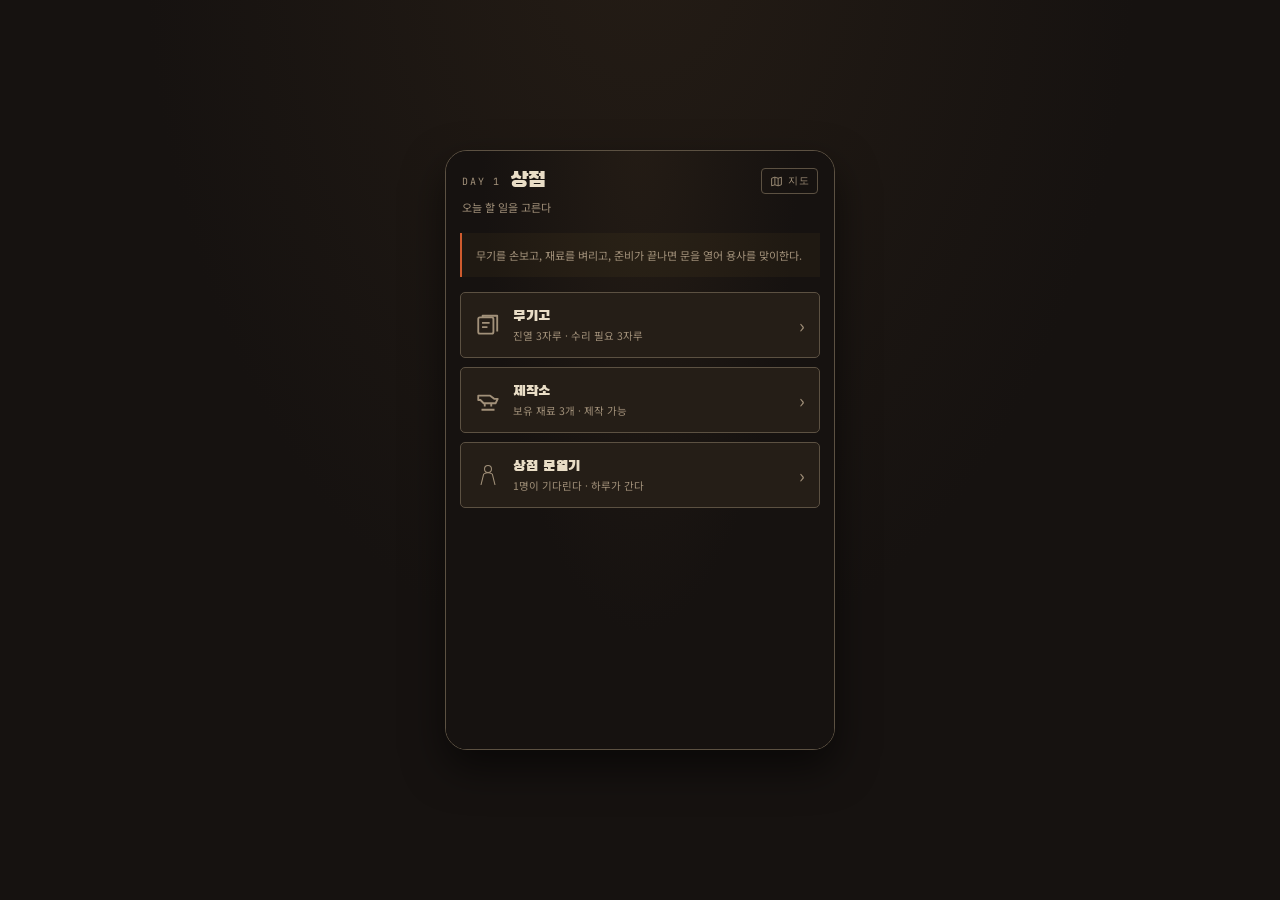
<file: forge-shop/index.html>
<!DOCTYPE html>
<!--
════════════════════════════════════════════════════════════════
  명검은 반드시 부러진다 — 통합 프로토타입
════════════════════════════════════════════════════════════════

  [찾는 법]  아래 태그를 그대로 검색하면 해당 구획으로 바로 간다.
             줄번호는 편집하면 낡지만, 태그는 낡지 않는다.

  ── CSS ────────────────────────────────────────────────
  §css.top        상단 날짜 · 뒤로가기
  §css.terrain    암반 층리 · 배경
  §css.map        지도 스크롤뷰 · 노드 · 토큰
  §css.greet      접객 화면 · 용사/무기 카드
  §css.peek       지도 보기 · 상단 버튼
  §css.ldrawer    지도 위 대여 서랍
  §css.page       상점 · 개봉 페이지
  §css.night      개봉 오버레이
  §css.envelope   봉투 · 뜯기
  §css.result     결과 카드 · 마모 · 파손 · 쪽지

  ── core ── 규칙. DOM을 건드리지 않는다 ────────────────
  §core.dungeons  던전 · 키워드 · 대사
  §core.entity    용사 풀 · 등급 · makeWeapon
  §core.state     S — 하루 상태
  §core.outcome   rollOutcome · reactionOf   ← 확률
  §core.discover  bringBack — 키워드/재료 발견
  §core.unlock    소문 해금
  §core.day       nextDay · makeGuests

  ── ui ── 공용 부품 ────────────────────────────────────
  §ui.rand        mulberry32 · crackSVG
  §ui.icon        아이콘 · 무기 실루엣
  §ui.sheet       던전 상세 시트
  §ui.toast       토스트

  ── screens ────────────────────────────────────────────
  §scr.greet      접객 — 스와이프 · 건네기
  §scr.peek       지도 보기 — 던전 카드 뒷면에 소문
  §scr.ldrawer    지도 위 대여 서랍 — 행 탭하면 토큰으로
  §scr.dfocus     지도 카드 — 가운데로 불러내기 · 뒤집기
  §scr.map        지도 렌더 · 토큰
  §scr.page       상점 · 개봉 페이지
  §scr.seq        저녁 파견 시퀀스
  §scr.arrival    아침 진행 · 귀환
  §scr.night      개봉 — 봉투 · 결과
  §boot           시작

  [규율]  core 구획의 함수는 document / $() 를 쓰지 않는다.
          Vite 이관 시 core 는 그대로 잘라 붙일 수 있어야 한다.

  [구현]    제작소 → 재료 3개 선택 팝업 → 벼리기
════════════════════════════════════════════════════════════════
-->
<html lang="ko">
<head>
<meta charset="UTF-8">
<meta name="viewport" content="width=device-width, initial-scale=1.0, maximum-scale=1.0, user-scalable=no">
<title>던전 지도 프로토타입</title>
<style>
@import url('https://fonts.googleapis.com/css2?family=Black+Han+Sans&family=Noto+Sans+KR:wght@400;500;700&family=JetBrains+Mono:wght@500;700&display=swap');

:root{
  --bg-void:#161210;
  --bg-card:#251e17;
  --ink:#e9ddc6;
  --ink-dim:#a2917a;
  --line-metal:#5c5142;

  --grade-common:#6b6355;
  --grade-mid:#8f9aa3;
  --grade-high:#c9963f;
  --grade-unique:#cf5b2e;

  --attr-frost:#5f93b0;
  --attr-fire:#9c3f26;
  --attr-holy:#c7a542;
  --attr-none:#7d7568;

  --dur-high:#7a9b76;
  --dur-mid:#c9963f;
  --dur-low:#9c3f26;

  --stamp-ink:#8c3a2c;

  --font-display:'Black Han Sans', sans-serif;
  --font-body:'Noto Sans KR', sans-serif;
  --font-mono:'JetBrains Mono', monospace;
}
*{ box-sizing:border-box; -webkit-tap-highlight-color:transparent; }
html,body{ height:100%; }
body{
  margin:0; background:radial-gradient(ellipse at 50% -10%, #241c15 0%, var(--bg-void) 55%);
  color:var(--ink); font-family:var(--font-body);
  display:flex; align-items:center; justify-content:center; padding:16px;
}
body.night-open{ overflow:hidden; overscroll-behavior:none; }
.phone{
  width:390px; height:600px; max-height:90vh;
  background:radial-gradient(ellipse at 50% 0%, #241c15 0%, var(--bg-void) 60%);
  border-radius:22px; border:1px solid var(--line-metal);
  box-shadow:0 18px 40px rgba(0,0,0,.55);
  position:relative; overflow:hidden; display:flex; flex-direction:column;
}

/* ══ [§css.top] 상단 ══ */
.top{ padding:12px 12px 6px; flex-shrink:0; z-index:14; }
.top__bar{ display:flex; align-items:center; justify-content:space-between; gap:8px; }
.day{ font-family:var(--font-mono); font-size:11px; letter-spacing:.16em; color:var(--ink-dim); text-align:center; flex:1; }
.backbtn{
  width:42px; height:42px; flex-shrink:0; display:flex; align-items:center; justify-content:center;
  background:var(--bg-card); border:1px solid var(--line-metal); border-radius:7px;
  color:var(--ink); font-size:24px; line-height:1; cursor:pointer; transition:border-color .15s, color .15s, transform .12s;
}
.backbtn:active{ transform:scale(.94); }
.backbtn:hover{ border-color:var(--grade-unique); color:var(--ink); }
.backbtn.hidden{ opacity:0; pointer-events:none; }
.topbtn{
  display:flex; align-items:center; gap:6px; background:var(--bg-card);
  border:1px solid var(--line-metal); border-radius:4px; padding:6px 9px;
  cursor:pointer; flex-shrink:0; transition:border-color .15s, opacity .3s;
}
.topbtn:hover{ border-color:var(--grade-unique); }
.topbtn__label{ font-family:var(--font-mono); font-size:8.5px; letter-spacing:.08em; color:var(--ink-dim); }
.topbtn__count{
  min-width:17px; height:17px; border-radius:9px; padding:0 4px; background:var(--grade-unique);
  color:#1a1512; font-family:var(--font-mono); font-weight:700; font-size:10px;
  display:flex; align-items:center; justify-content:center;
}
.topbtn--off{ opacity:.32; pointer-events:none; }

/* ══ [§css.terrain] 지형 배경 ══ */
.backdrop{
  position:absolute; left:0; top:0; width:100%; height:100%;
  pointer-events:none; z-index:1;
}
/* 깊은 곳에 깔리는 안개 */
.mist{
  position:absolute; left:-10%; width:120%; height:70px; pointer-events:none; z-index:3;
  background:radial-gradient(ellipse at 50% 50%, rgba(150,160,170,.075) 0%, rgba(150,160,170,0) 70%);
  animation:mistDrift 22s ease-in-out infinite;
}
@keyframes mistDrift{ 0%,100%{ transform:translateX(-18px);} 50%{ transform:translateX(18px);} }
/* 화롯불 잔불 */
.ember{
  position:absolute; width:2px; height:2px; border-radius:50%;
  background:var(--attr-fire); pointer-events:none; z-index:3; opacity:0;
  animation:emberRise 5.5s linear infinite;
}
@keyframes emberRise{
  0%{ opacity:0; transform:translateY(0) scale(.6);} 12%{ opacity:.85;}
  70%{ opacity:.45;} 100%{ opacity:0; transform:translateY(-58px) scale(.3);}
}

/* 이정표 — 턴이 끊기는 자리 */
.milestone{
  position:absolute; margin-left:-9px; width:18px; height:18px; z-index:4;
  color:#4e4438; pointer-events:none;
}
.milestone svg{ width:18px; height:18px; }

/* ══ [§css.map] 지도 — 스크롤뷰 ══
   부모(wrapper)가 flex 컨테이너가 아니므로 flex:1은 듣지 않는다.
   inset:0으로 스크롤 컨테이너의 높이를 확정해야 overflow가 작동한다. */
.map{
  position:absolute; inset:0; overflow-y:auto; overflow-x:hidden;
  -webkit-overflow-scrolling:touch; overscroll-behavior:contain;
}
.map::-webkit-scrollbar{ width:0; display:none; }
.map__inner{ position:relative; width:100%; }

/* 스크롤 뷰포트 가장자리 — 위아래로 어둠에 잠기게 */
.map__fade{
  position:absolute; left:0; right:0; height:46px; pointer-events:none; z-index:11;
}
.map__fade--top{ top:0; background:linear-gradient(180deg, #191411 0%, rgba(25,20,17,0) 100%); }
.map__fade--bot{ bottom:0; background:linear-gradient(0deg, #171310 0%, rgba(23,19,16,0) 100%); }

/* 깊이 눈금 — 세로축이 곧 거리라는 것을 읽히게 */
.tick{
  position:absolute; left:8px; display:flex; align-items:center; gap:6px;
  font-family:var(--font-mono); font-size:8px; letter-spacing:.14em; color:#4c4237;
  pointer-events:none; z-index:4;
}
.tick::after{ content:''; display:block; width:340px; height:1px; background:linear-gradient(90deg, #352d26 0%, rgba(53,45,38,0) 78%); }

/* 스크롤 힌트 */
.scrollhint{
  position:absolute; left:50%; transform:translateX(-50%); bottom:52px; z-index:12;
  font-family:var(--font-mono); font-size:8.5px; letter-spacing:.16em; color:var(--ink-dim);
  opacity:0; transition:opacity .5s; pointer-events:none;
}
.scrollhint.on{ opacity:.7; animation:hintFloat 2.4s ease-in-out infinite; }
@keyframes hintFloat{ 0%,100%{ transform:translate(-50%,0);} 50%{ transform:translate(-50%,-4px);} }

/* 어둠 — 미해금 구역 */
.dark{
  position:absolute; left:0; right:0; top:0; height:170px;
  background:linear-gradient(180deg, #0b0908 0%, #0d0a08 42%, rgba(13,10,8,.8) 70%, rgba(22,18,16,0) 100%);
  pointer-events:none; z-index:5;
}
.dark__label{
  position:absolute; left:0; right:0; top:34px; text-align:center;
  font-family:var(--font-mono); font-size:8.5px; letter-spacing:.22em; color:#3d342c;
}
.rumor{
  position:absolute; top:76px; text-align:center; width:118px;
  font-family:var(--font-display); font-size:14px; color:#57493c;
  filter:blur(1.1px); opacity:0; transition:opacity 1.1s ease;
}
.rumor.on{ opacity:1; animation:rumorPulse 4.2s ease-in-out infinite; }
.rumor small{ display:block; font-family:var(--font-mono); font-size:7.5px; letter-spacing:.1em; margin-top:3px; filter:blur(.4px); }
@keyframes rumorPulse{ 0%,100%{ opacity:.55; } 50%{ opacity:.9; } }

/* 레인 — 던전에서 상점까지의 길 */
.lane{ position:absolute; width:2px; background:repeating-linear-gradient(180deg, var(--line-metal) 0 3px, transparent 3px 9px); opacity:.42; }

/* 던전 카드 (지도용 소형) */
.dnode{
  position:absolute; width:112px; margin-left:-56px;
  background:var(--bg-card); border:1px solid var(--line-metal); border-radius:5px;
  box-shadow:0 6px 16px rgba(0,0,0,.5); cursor:pointer;
  transition:border-color .18s, transform .3s cubic-bezier(.34,1.4,.64,1),
             width .45s cubic-bezier(.4,.15,.2,1), margin-left .45s cubic-bezier(.4,.15,.2,1);
  z-index:6; perspective:900px; background:transparent; border:none; box-shadow:none;
}
.dnode__inner{
  position:relative; width:100%; transform-style:preserve-3d;
  transition:transform .5s cubic-bezier(.4,.15,.2,1);
}
.dnode.flipped{ width:224px; margin-left:-112px; z-index:30; }
.dnode.flipped .dnode__inner{ transform:rotateY(180deg); }
.dnode__face{
  backface-visibility:hidden; -webkit-backface-visibility:hidden;
  background:var(--bg-card); border:1px solid var(--line-metal); border-radius:5px;
  box-shadow:0 6px 16px rgba(0,0,0,.5); overflow:hidden;
}
.dnode__front{ position:relative; }
.dnode__back{ position:absolute; inset:0; transform:rotateY(180deg); }
.dnode.flipped .dnode__front{ position:absolute; inset:0; }
.dnode.flipped .dnode__back{ position:relative; inset:auto; }
.dnode:hover .dnode__face{ border-color:var(--accent); }

/* 카드를 화면 가운데로 불러내는 층 —
   지도 스크롤 위에 얹혀서, 원래 자리의 카드는 숨겨두고
   같은 카드를 이 층에서 다시 그려 가운데로 날아가게 한다. */
.dfocus{ position:absolute; inset:0; z-index:32; opacity:0; pointer-events:none; transition:opacity .3s; }
.dfocus.on{ opacity:1; pointer-events:auto; background:rgba(10,8,7,.5); }
.dfocus-card{
  left:50%; top:50%; margin:0 !important; z-index:33;
  transition:transform .5s cubic-bezier(.4,.15,.2,1), width .45s cubic-bezier(.4,.15,.2,1) !important;
  max-height:78%;
}
.dfocus-card .dnode__face{ box-shadow:0 20px 46px rgba(0,0,0,.6); }
.dfocus-card .dnode__back .dback{ max-height:296px; overflow-y:auto; }
.dfocus-card .dnode__back .dback::-webkit-scrollbar{ display:none; }
.token.ping{ animation:tokPing 1.1s ease-out; z-index:20; }
@keyframes tokPing{
  0%{ transform:scale(1); filter:none; }
  22%{ transform:scale(1.5); filter:drop-shadow(0 0 12px var(--accent)) brightness(1.5); }
  100%{ transform:scale(1); filter:none; }
}
.dnode.new{ animation:nodeIn .6s cubic-bezier(.34,1.4,.64,1); }
@keyframes nodeIn{ from{ opacity:0; transform:translateY(-14px) scale(.9); } to{ opacity:1; transform:none; } }
.dnode__accent{ height:4px; background:var(--accent); }
.dnode__body{ padding:7px 9px 8px; text-align:center; }
.dnode__ico{ width:26px; height:26px; margin:0 auto 1px; color:var(--accent); }
.dnode__name{ font-family:var(--font-display); font-size:13.5px; line-height:1.2; }
.dnode__turn{ font-family:var(--font-mono); font-size:9px; color:var(--ink-dim); margin-top:3px; letter-spacing:.05em; }
.dnode__log{ font-size:8.5px; color:var(--ink-dim); margin-top:4px; line-height:1.4; }
.dnode__log b{ color:var(--dur-low); font-weight:700; }
.dnode__seam{ display:block; width:100%; height:7px; }
.dnode__seam path{ stroke:var(--line-metal); stroke-width:1.2; fill:none; }

/* 토큰 — 나가 있는 무기 */
.token{
  position:absolute; width:40px; margin-left:-20px; z-index:8;
  transition:top .42s cubic-bezier(.34,1.25,.64,1), left .42s cubic-bezier(.34,1.25,.64,1), opacity .32s;
  text-align:center; pointer-events:none;
}
.token__glyph{
  width:30px; height:30px; margin:0 auto; color:var(--accent);
  background:rgba(22,18,16,.9); border:1px solid var(--line-metal); border-radius:4px;
  display:flex; align-items:center; justify-content:center;
  box-shadow:0 3px 9px rgba(0,0,0,.6);
}
.token__glyph svg{ width:21px; height:21px; }
.token__step{ font-family:var(--font-mono); font-size:7.5px; color:var(--ink-dim); margin-top:2px; letter-spacing:.04em; }
.token.jump .token__glyph{ animation:tokenJump .32s cubic-bezier(.34,1.5,.64,1); }
@keyframes tokenJump{ 0%{ transform:translateY(0);} 40%{ transform:translateY(-7px) scale(1.06);} 100%{ transform:translateY(0);} }
.token.gone{ opacity:0; }

/* 던전 안으로 들어간다 — 잠시 머무는 동안 토큰이 어둠에 잠긴다 */
.token.inside{ z-index:4; }
.token.inside .token__glyph{
  transition:transform .5s cubic-bezier(.4,.15,.2,1), opacity .5s, background .5s;
  transform:scale(.72); opacity:.45; background:rgba(10,8,7,.95);
}
.token.inside .token__step{ opacity:0; transition:opacity .3s; }

/* 던전이 삼킨다 */
@keyframes nodeSwallow{
  0%,100%{ box-shadow:0 6px 16px rgba(0,0,0,.5); }
  35%{ box-shadow:0 6px 16px rgba(0,0,0,.5), 0 0 22px 3px var(--accent); }
}
.dnode.swallow{ animation:nodeSwallow 1.1s ease-in-out; }

/* 지도 위를 날아오는 결과 봉투 — 야간 개봉 봉투(.env)와 완전히 분리한다 */
.return-env{
  position:absolute; width:52px; height:36px; z-index:22;
  pointer-events:none; filter:drop-shadow(0 8px 12px rgba(0,0,0,.72));
  transform:translate(-50%,-50%);
}
.return-env__body{
  position:absolute; inset:0; overflow:hidden;
  background:linear-gradient(155deg,#3b3127 0%,#28211b 100%);
  border:1px solid var(--line-metal); border-radius:3px;
}
.return-env__flap{
  position:absolute; inset:0 0 auto; height:21px;
  background:#342a22; border-bottom:1px solid rgba(117,91,64,.72);
  clip-path:polygon(0 0,100% 0,50% 100%);
}
.return-env__accent{ position:absolute; left:0; right:0; bottom:0; height:3px; background:var(--accent); }
.return-env__seal{
  position:absolute; left:50%; top:16px; transform:translate(-50%,-50%);
  width:12px; height:12px; border-radius:50%; z-index:2;
  background:var(--stamp-ink); box-shadow:0 0 0 1px rgba(0,0,0,.5) inset;
}
.return-env__shine{
  position:absolute; inset:-12px; z-index:-1; opacity:.7;
  background:radial-gradient(circle, color-mix(in srgb,var(--accent) 38%,transparent) 0%,transparent 68%);
}

.return-status{
  position:absolute; left:50%; bottom:18px; z-index:21;
  transform:translate(-50%,12px); opacity:0; pointer-events:none;
  display:flex; flex-direction:column; align-items:center; gap:7px;
  transition:opacity .28s, transform .36s cubic-bezier(.34,1.35,.64,1);
}
.return-status.on{ opacity:1; transform:translate(-50%,0); }
.return-status__stack{ position:relative; width:72px; height:42px; }
.return-status__paper{
  position:absolute; left:50%; top:50%; width:54px; height:34px;
  border:1px solid var(--line-metal); border-radius:3px;
  background:linear-gradient(155deg,#3b3127,#28211b);
  box-shadow:0 5px 12px rgba(0,0,0,.55);
  transform:translate(-50%,-50%) rotate(var(--r,0deg)) translateY(var(--y,0px));
  animation:returnPaperIn .34s cubic-bezier(.34,1.55,.64,1);
}
.return-status__paper::after{
  content:''; position:absolute; left:50%; top:8px; width:10px; height:10px;
  transform:translateX(-50%); border-radius:50%; background:var(--stamp-ink);
}
.return-status__label{
  min-width:150px; padding:6px 10px; text-align:center;
  font-family:var(--font-mono); font-size:9px; letter-spacing:.08em; color:var(--ink-dim);
  border:1px solid var(--line-metal); border-radius:3px; background:rgba(18,15,13,.92);
}
.return-status.complete .return-status__stack{ animation:returnStackPulse .62s cubic-bezier(.34,1.55,.64,1); }
.return-status.complete .return-status__label{ color:var(--ink); border-color:var(--grade-unique); }
@keyframes returnPaperIn{
  from{ opacity:0; transform:translate(-50%,-50%) translateY(-16px) rotate(-8deg) scale(.8); }
}
@keyframes returnStackPulse{
  0%,100%{ transform:scale(1); } 45%{ transform:scale(1.14) translateY(-4px); }
}
/* 상점 */
.shop{
  position:absolute; left:0; right:0; height:64px; z-index:7;
  display:flex; flex-direction:column; align-items:center; justify-content:flex-start;
}
.shop__house{ width:96px; height:46px; color:var(--ink-dim); position:relative; }
.shop__house svg{ width:96px; height:46px; }
.shop__win{
  position:absolute; left:50%; top:26px; transform:translateX(-50%);
  width:13px; height:11px; background:var(--grade-high); border-radius:1px;
  box-shadow:0 0 12px 3px rgba(201,150,63,.42);
  animation:forgeGlow 3.6s ease-in-out infinite;
}
@keyframes forgeGlow{ 0%,100%{ opacity:.72; } 45%{ opacity:1; } }
.shop__label{
  font-family:var(--font-mono); font-size:9.5px; letter-spacing:.2em;
  color:var(--ink-dim); margin-top:2px;
}

/* ══ [§css.greet] 접객 — 낮 ══ */
.greet{
  position:absolute; inset:0; z-index:26; display:flex; flex-direction:column;
  background:radial-gradient(ellipse at 50% -10%, #261e16 0%, var(--bg-void) 62%);
  opacity:0; pointer-events:none; transition:opacity .32s;
}
.greet.on{ opacity:1; pointer-events:auto; }
.greet__top{ padding:11px 14px 0; display:flex; align-items:center; justify-content:space-between; }
.greet__day{ font-family:var(--font-mono); font-size:10px; letter-spacing:.16em; color:var(--ink-dim); }
.queue{ display:flex; gap:6px; }
.queue span{ width:7px; height:7px; border-radius:50%; background:rgba(233,221,198,.14); }
.queue span.on{ background:var(--grade-unique); }
.queue span.done{ background:var(--line-metal); }

/* ══ 영업 종료 — 모든 무기를 빌려준 뒤 지도 버튼을 누르는 전환 화면 ══ */
.closing{
  position:absolute; inset:0; z-index:29; overflow:hidden;
  display:flex; flex-direction:column; align-items:center; justify-content:center;
  padding:28px; text-align:center;
  background:radial-gradient(ellipse at 50% 35%,#261f18 0%,#0d0a08 70%);
  opacity:0; pointer-events:none; transition:opacity .36s;
}
.closing.on{ opacity:1; pointer-events:auto; }
.closing__door{
  position:relative; width:126px; height:148px; margin-bottom:24px;
  border:1px solid var(--line-metal); border-radius:5px 5px 2px 2px;
  background:#18130f; box-shadow:0 18px 38px rgba(0,0,0,.64),0 0 26px rgba(201,150,63,.08);
  overflow:hidden;
}
.closing__door::before,.closing__door::after{
  content:''; position:absolute; top:0; bottom:0; width:50%;
  background:linear-gradient(90deg,#2f261e,#211a15);
  border:1px solid rgba(117,91,64,.55);
  transition:transform .66s cubic-bezier(.45,.05,.25,1);
}
.closing__door::before{ left:0; transform-origin:left; }
.closing__door::after{ right:0; transform-origin:right; }
.closing__door-glow{
  position:absolute; left:50%; top:50%; width:2px; height:86%; transform:translate(-50%,-50%);
  background:var(--grade-unique); box-shadow:0 0 15px 3px rgba(201,150,63,.26);
  animation:closingGlow 2.2s ease-in-out infinite;
}
@keyframes closingGlow{ 0%,100%{ opacity:.35; } 50%{ opacity:.9; } }
.closing__k{ font-family:var(--font-mono); font-size:9px; letter-spacing:.22em; color:var(--grade-unique); }
.closing__title{ margin-top:9px; font-family:var(--font-display); font-size:24px; color:var(--ink); }
.closing__desc{ max-width:260px; margin-top:10px; font-size:12px; line-height:1.65; color:var(--ink-dim); }
.closing__count{
  display:flex; align-items:center; gap:7px; margin-top:15px;
  font-family:var(--font-mono); font-size:10px; color:var(--ink-dim);
}
.closing__count b{ color:var(--ink); font-size:13px; }
.closing__btn{
  width:min(270px,100%); margin-top:24px; padding:13px 16px;
  border:1px solid var(--grade-unique); border-radius:4px;
  background:rgba(201,150,63,.08); color:var(--ink); cursor:pointer;
  font-family:var(--font-body); font-size:13px; font-weight:700;
  transition:transform .18s,background .18s;
}
.closing__btn:active{ transform:scale(.98); background:rgba(201,150,63,.16); }
.closing__btn:disabled{ opacity:.5; pointer-events:none; }
.closing.leaving .closing__door::before{ transform:translateX(-102%); }
.closing.leaving .closing__door::after{ transform:translateX(102%); }

/* ── 용사 카드 ── */
.hero-zone{ flex-shrink:0; padding:4px 16px 0; display:flex; flex-direction:column; align-items:center; position:relative; z-index:1; }
.hero-card{
  width:154px; height:140px; cursor:grab; touch-action:pan-y;
  transition:transform .3s cubic-bezier(.34,1.4,.64,1), opacity .3s;
  will-change:transform; position:relative; animation:heroIn .4s ease-out;
}
.hero-card.dragging{ transition:none; cursor:grabbing; }
@keyframes heroIn{ from{ transform:translateY(16px); opacity:0; } to{ transform:none; opacity:1; } }
.hero-card__face{
  width:100%; height:100%; background:var(--bg-card);
  border:1px solid var(--line-metal); border-radius:5px; overflow:hidden;
  box-shadow:0 6px 16px rgba(0,0,0,.45); display:flex; flex-direction:column;
}
.hero-card__accent{ height:4px; background:var(--h-accent,#888); flex-shrink:0; }
.hero-card__inner{ padding:5px 12px 8px; text-align:center; flex:1; display:flex; flex-direction:column; justify-content:center; }
.hero-ico{ width:36px; height:36px; margin:0 auto; color:var(--h-accent,#888); }
.hero-name{ font-family:var(--font-display); font-size:15px; margin-top:2px; }
.hero-chip{ font-size:10px; color:var(--ink-dim); margin-top:2px; }
.hero-skill{ font-family:var(--font-mono); font-weight:700; font-size:12px; color:var(--ink); margin-top:5px; }
.hero-card.talking{ animation:talk .5s ease-in-out; }
@keyframes talk{ 0%,100%{ transform:rotate(0) translateY(0);} 30%{ transform:rotate(-2deg) translateY(-4px);} 65%{ transform:rotate(1.5deg) translateY(-1px);} }
.hero-card__send{
  position:absolute; top:50%; left:50%; transform:translate(-50%,-50%) rotate(-4deg);
  font-family:var(--font-display); font-size:17px; color:var(--ink);
  border:2px solid var(--dur-low); background:rgba(22,18,16,.86);
  padding:5px 13px; border-radius:4px; opacity:0; pointer-events:none; z-index:5; white-space:nowrap;
}
.hero-drag-hint{ font-size:9.5px; color:var(--ink-dim); margin-top:4px; letter-spacing:.02em; }

/* ── 말풍선 ── */
.bubble{
  position:relative; margin:7px 10px 0;
  background:var(--bg-card); border:1px solid var(--line-metal); border-radius:5px;
  padding:8px 14px; font-size:12px; line-height:1.5; color:var(--ink);
  cursor:pointer; min-height:44px;
  display:flex; flex-direction:column; align-items:center; justify-content:center; text-align:center;
  animation:bubbleIn .3s ease-out;
}
@keyframes bubbleIn{ from{ opacity:0; transform:translateY(-5px);} to{ opacity:1; transform:none;} }
.bubble::before{
  content:''; position:absolute; top:-9px; left:50%; margin-left:-7px;
  border-left:7px solid transparent; border-right:7px solid transparent; border-bottom:8px solid var(--line-metal);
}
.bubble__hint{ position:absolute; right:9px; bottom:5px; font-family:var(--font-mono); font-size:9px; color:var(--ink-dim); letter-spacing:.08em; }
.bubble__tail{ display:block; color:var(--ink-dim); font-size:11px; margin-top:5px; }

/* ── 무기 카드 ── */
.deck-zone{ flex:1; position:relative; display:flex; align-items:center; justify-content:center; margin-top:5px; min-height:186px; z-index:10; }
.rail{ position:absolute; inset:0; display:flex; align-items:center; justify-content:center; }
.wcard{
  position:absolute; width:152px; height:220px; cursor:grab; touch-action:pan-y;
  transition:transform .32s cubic-bezier(.34,1.4,.64,1), opacity .3s;
  will-change:transform;
}
.wcard.dragging{ transition:none; cursor:grabbing; }
.wcard--side{ pointer-events:none; opacity:.4; filter:brightness(.62) saturate(.7); z-index:0; }
.wcard--side.prev{ transform:translateX(calc(-1 * var(--side, 142px))) scale(.84) rotate(-4deg); }
.wcard--side.next{ transform:translateX(var(--side, 142px)) scale(.84) rotate( 4deg); }
.wcard--center{ z-index:2; }
.wcard__face{
  width:100%; height:100%; background:var(--bg-card);
  border:1px solid var(--line-metal); border-radius:5px; overflow:hidden;
  box-shadow:0 6px 18px rgba(0,0,0,.5); display:flex; flex-direction:column;
}
.wcard__accent{ height:5px; background:var(--accent,#888); flex-shrink:0; }
.wcard--unique .wcard__accent{ animation:ember 2.6s ease-in-out infinite; }
@keyframes ember{ 0%,100%{ filter:brightness(1);} 50%{ filter:brightness(1.55);} }
.wcard__thumb{ flex:1; position:relative; display:flex; align-items:center; justify-content:center; overflow:hidden; }
.wcard__thumb::before{
  content:''; position:absolute; width:150%; aspect-ratio:1; border-radius:50%;
  background:var(--accent,#888); opacity:.13; filter:blur(1px);
}
.wcard__thumb svg{ width:66px; height:66px; color:var(--accent,#888); position:relative; z-index:1; filter:drop-shadow(0 4px 10px rgba(0,0,0,.4)); }
.crack{ display:block; width:100%; height:10px; flex-shrink:0; }
.crack path{ stroke:var(--line-metal); stroke-width:1.4; fill:none; }
.wcard__info{ padding:6px 12px 9px; text-align:center; flex-shrink:0; }
.wcard__grade{ font-size:10.5px; color:var(--ink-dim); }
.wcard__name{ font-family:var(--font-display); font-size:15px; margin-top:1px; }
.wcard__atk{ font-family:var(--font-mono); font-weight:700; font-size:16px; margin-top:2px; }
.gauge{ height:5px; border-radius:3px; background:rgba(255,255,255,.06); overflow:hidden; margin-top:5px; }
.gauge__fill{ height:100%; border-radius:3px; }
.wcard__brit{ font-family:var(--font-mono); font-size:9px; color:var(--ink-dim); margin-top:4px; }
.wcard__brit b{ color:var(--dur-low); font-weight:700; }
.flip-hint{
  position:absolute; right:9px; bottom:7px; z-index:3;
  font-family:var(--font-mono); font-size:8px; letter-spacing:.1em; color:var(--ink-dim); opacity:.6;
}
.stampMark{
  position:absolute; top:50%; left:50%; transform:translate(-50%,-50%) rotate(-11deg);
  font-family:var(--font-display); font-size:22px; color:var(--ink);
  background:rgba(22,18,16,.86); padding:6px 16px; border-radius:4px;
  opacity:0; pointer-events:none; z-index:4;
}
.stampMark.give{ border:2px solid var(--dur-high); }
.counter{ text-align:center; font-family:var(--font-mono); font-size:9.5px; letter-spacing:.12em; color:var(--ink-dim); padding:2px 0 0; }
.greet__hint{ flex-shrink:0; text-align:center; padding:3px 14px 9px; font-size:10px; color:var(--ink-dim); line-height:1.6; }
.greet__hint b{ color:var(--ink); font-weight:700; }
.greet__empty{
  flex:1; display:flex; flex-direction:column; align-items:center; justify-content:center;
  gap:12px; color:var(--ink-dim); font-size:12px; padding:0 30px; text-align:center;
}

/* ── 대여 카드 (용사+무기 합본) ── */
.loan-card{
  width:186px; background:var(--bg-card); border:1px solid var(--line-metal);
  border-radius:5px; overflow:hidden; box-shadow:0 10px 26px rgba(0,0,0,.55);
  flex:0 0 186px;
}
.loan-card--big{ width:212px; flex-basis:212px; }
.loan-said{
  min-height:39px; padding:9px 12px 8px;
  border-bottom:1px dashed var(--line-metal); background:rgba(0,0,0,.2);
  font-size:11px; line-height:1.5; color:var(--ink);
  display:flex; align-items:center;
}
.loan-half{ display:flex; align-items:center; gap:11px; padding:13px 12px; }
.loan-half__ico{ width:42px; height:42px; flex-shrink:0; }
.loan-half__txt{ min-width:0; flex:1; }
.loan-half__name{ font-family:var(--font-display); font-size:15px; line-height:1.2; }
.loan-half__sub{ font-size:10px; color:var(--ink-dim); margin-top:2px; }
.loan-half__num{ font-family:var(--font-mono); font-weight:700; font-size:15px; color:var(--ink); }
.loan-card--big .loan-half{ padding:17px 14px; }
.loan-card--big .loan-half__ico{ width:54px; height:54px; }
.loan-card--big .loan-half__name{ font-size:19px; }
.loan-card--big .loan-half__num{ font-size:19px; }
.loan-seam{ display:block; width:100%; height:10px; }
.loan-seam path{ stroke:var(--line-metal); stroke-width:1.4; fill:none; }
.loan-card__foot{
  font-size:9.5px; color:var(--ink-dim); text-align:center;
  padding:8px 10px 11px; border-top:1px dashed var(--line-metal);
}
.loan-card__foot--split{
  min-height:43px; display:flex; align-items:center; justify-content:space-between;
  gap:8px; text-align:left;
}
.loan-card__place{ font-family:var(--font-display); font-size:12.5px; line-height:1.25; }
.loan-card__wait{ font-family:var(--font-mono); font-size:8.5px; letter-spacing:.02em; text-align:right; }
.loan-card--map{ scroll-snap-align:start; transition:border-color .15s, transform .15s; }
.loan-card--map[data-tok]{ cursor:pointer; }
.loan-card--map[data-tok]:active{ transform:scale(.985); }
.loan-card--map[data-tok]:hover{ border-color:var(--grade-unique); }
.loan-card--big .loan-card__foot{ font-size:11px; padding:9px 10px 12px; }

/* ── 합체 리빌 ── */
.merge-overlay{
  position:absolute; inset:0; z-index:28; background:rgba(10,8,7,0);
  display:flex; align-items:center; justify-content:center;
  opacity:0; pointer-events:none; transition:opacity .28s ease, background .28s ease;
}
.merge-overlay.show{ opacity:1; background:rgba(10,8,7,.66); }
.merge-card-wrap{
  transform:scale(.8); opacity:0;
  transition:transform .38s cubic-bezier(.34,1.5,.64,1), opacity .3s;
}
.merge-overlay.show .merge-card-wrap{ transform:scale(1); opacity:1; }
.merge-bubble{
  position:absolute; left:0; top:0;
  background:var(--bg-card); border:1px solid var(--line-metal); border-radius:5px;
  padding:10px 16px; font-size:13px; line-height:1.5; color:var(--ink);
  max-width:250px; width:max-content; text-align:center;
  box-shadow:0 8px 20px rgba(0,0,0,.5);
  transform:translate(-50%, 14px) scale(.9); opacity:0;
  transition:transform .32s cubic-bezier(.34,1.4,.64,1), opacity .28s;
}
.merge-bubble.show{ transform:translate(-50%, 14px) scale(1); opacity:1; }
.merge-bubble::after{
  content:''; position:absolute; top:-9px; left:50%; margin-left:-8px;
  border-left:8px solid transparent; border-right:8px solid transparent; border-bottom:9px solid var(--line-metal);
}
.merge-bubble__mood{ display:block; font-family:var(--font-mono); font-size:9px; letter-spacing:.12em; margin-bottom:4px; }
.merge-bubble.good .merge-bubble__mood{ color:var(--dur-high); }
.merge-bubble.mid  .merge-bubble__mood{ color:var(--dur-mid); }
.merge-bubble.bad  .merge-bubble__mood{ color:var(--dur-low); }

/* ── 말 되짚기 오버레이 ── */
.talk{
  position:absolute; inset:0; z-index:30; background:rgba(10,8,7,.9);
  display:flex; align-items:center; justify-content:center; padding:30px;
  opacity:0; pointer-events:none; transition:opacity .24s;
}
.talk.show{ opacity:1; pointer-events:auto; }
.talk__box{
  background:var(--bg-card); border:1px solid var(--line-metal); border-radius:6px;
  padding:18px 20px; max-width:280px; box-shadow:0 16px 40px rgba(0,0,0,.66);
}
.talk__who{ font-family:var(--font-mono); font-size:9px; letter-spacing:.16em; color:var(--ink-dim); }
.talk__line{ font-size:14px; line-height:1.65; margin-top:9px; }
.talk__more{ font-size:12px; line-height:1.7; color:var(--ink-dim); margin-top:10px; }
.talk__close{ text-align:center; font-family:var(--font-mono); font-size:9.5px; color:var(--ink-dim); margin-top:15px; }

/* ══ [§css.peek] 지도 보기 · 던전 카드 뒷면 ══ */
.greet.peek{ opacity:0; pointer-events:none; }


/* 지도 버튼 — 구석에 조용히 */
.greet__topr{ display:flex; align-items:center; gap:9px; }
.mapbtn{
  display:flex; align-items:center; gap:5px; cursor:pointer;
  background:transparent; border:1px solid var(--line-metal); border-radius:4px;
  padding:5px 8px; color:var(--ink-dim); transition:border-color .15s, color .15s;
}
.mapbtn:hover{ border-color:var(--grade-unique); color:var(--ink); }
.mapbtn.on{ color:var(--ink); }
.mapbtn__ico{ width:13px; height:13px; display:block; }
.mapbtn__ico svg{ width:100%; height:100%; }
.mapbtn__t{ font-family:var(--font-mono); font-size:9.5px; letter-spacing:.04em; }

/* 키워드 · 재료 */
.key{
  font-size:10px; padding:2.5px 7px; border-radius:3px;
  background:rgba(233,221,198,.09); border:1px solid var(--line-metal); color:var(--ink);
}
.key--q{ color:#4e4438; border-style:dashed; min-width:24px; text-align:center; }
.loot{ font-family:var(--font-mono); font-size:9.5px; color:var(--grade-high); }
.loot::before{ content:'◆ '; opacity:.6; }
.loot--q{ color:#4e4438; }

/* 던전 카드 뒷면 — 누런 장부. 부고와 다른 종이다. */
.dback{ background:#c8b895; color:#33281d; padding:9px 11px 10px;
  background-image:repeating-linear-gradient(0deg, rgba(90,70,52,.09) 0 1px, transparent 1px 19px); }
.dback__head{ display:flex; align-items:baseline; justify-content:space-between;
  border-bottom:1px solid rgba(90,70,52,.4); padding-bottom:5px; }
.dback__name{ font-family:var(--font-display); font-size:14px; }
.dback__k{ font-family:var(--font-mono); font-size:7.5px; letter-spacing:.24em; color:#7a6048; }
.dback__keys{ display:flex; flex-wrap:wrap; gap:4px; margin-top:8px; }
.dback__keys .key{ background:rgba(90,70,52,.13); border-color:rgba(90,70,52,.4); color:#33281d; font-size:9.5px; }
.dback__keys .key--q{ color:#9a8368; }
.dback__loot{ display:flex; gap:6px; margin-top:6px; }
.dback__loot .loot{ color:#7a5a20; font-size:9px; }
.dback__loot .loot--q{ color:#9a8368; }
.dback__list{ max-height:132px; overflow-y:auto; margin-top:7px;
  border-top:1px dashed rgba(90,70,52,.35); }
.dback__list::-webkit-scrollbar{ display:none; }
.dback__row{ padding:6px 0; border-bottom:1px dashed rgba(90,70,52,.28); }
.dback__meta{ font-family:var(--font-mono); font-size:8px; color:#7a6048; letter-spacing:.05em; }
.dback__quote{ font-size:11px; line-height:1.5; margin-top:2px; }
.dback__empty{ font-size:10.5px; color:#7a6048; padding:14px 0; text-align:center; }
.dback__sum{ font-size:9.5px; color:#5c4636; margin-top:7px; }

/* ══ [§css.ldrawer] 지도 위의 대여 서랍 ══
   지도와 같은 화면에 있어야 한다.
   저 길 위 어디쯤에 내 것이 있는지 보면서 목록을 읽는다. */
.ldrawer{
  position:absolute; left:0; right:0; bottom:0; z-index:27;
  background:linear-gradient(180deg, rgba(29,23,18,.97) 0%, rgba(23,19,16,.99) 100%);
  border-top:1px solid var(--line-metal);
  box-shadow:0 -10px 26px rgba(0,0,0,.55);
  max-height:38px; overflow:hidden;
  transition:max-height .4s cubic-bezier(.4,.15,.2,1), opacity .26s;
  opacity:0; pointer-events:none;
}
.ldrawer.on{ opacity:1; pointer-events:auto; }
.ldrawer.open{ max-height:60%; }
.ldrawer__grip{
  display:flex; align-items:center; gap:8px; padding:11px 14px 10px; cursor:pointer;
}
.ldrawer__title{ font-family:var(--font-mono); font-size:9.5px; letter-spacing:.2em; color:var(--ink-dim); }
.ldrawer__count{ flex:1; font-family:var(--font-mono); font-size:9.5px; color:var(--ink); }
.ldrawer__chev{ font-size:10px; color:var(--ink-dim); transition:transform .35s; }
.ldrawer.open .ldrawer__chev{ transform:rotate(180deg); }
.ldrawer__body{ padding:0 0 14px; overflow:hidden; }
.ldrawer__body::-webkit-scrollbar{ display:none; }

/* 서랍 안의 대여 카드 — 접객에서 생성되는 카드와 같은 형태 */
.loans__group{ overflow:hidden; }
.loans__k{
  font-family:var(--font-mono); font-size:9px; letter-spacing:.16em; color:var(--ink-dim);
  margin:10px 12px 7px; padding-bottom:5px; border-bottom:1px solid var(--line-metal);
}
.loans__none{ text-align:center; color:var(--ink-dim); font-size:12px; padding:34px 20px; line-height:1.7; }
.loans__rail{
  display:flex; gap:10px; overflow-x:auto; overflow-y:hidden;
  padding:0 12px 12px; scroll-padding-inline:12px;
  scroll-snap-type:x proximity; touch-action:pan-x; overscroll-behavior-x:contain;
  -webkit-overflow-scrolling:touch;
}
.loans__rail::after{ content:''; flex:0 0 2px; }
.loans__rail::-webkit-scrollbar{ display:none; }

/* ══ [§css.page] 상점 · 개봉 — 각각 한 화면 ══
   서랍이 아니라 페이지다. 지도를 가리지 않고, 지도를 대신한다. */
.page{
  position:absolute; inset:0; z-index:25; display:flex; flex-direction:column;
  background:radial-gradient(ellipse at 50% -8%, #241c15 0%, var(--bg-void) 58%);
  opacity:0; pointer-events:none; transition:opacity .3s;
}
.page.on{ opacity:1; pointer-events:auto; }
.page__top{
  flex-shrink:0; display:flex; align-items:center; gap:9px; padding:16px 16px 0;
}
.page__top .page__phase{ flex:1; }
.page__day{ font-family:var(--font-mono); font-size:10px; letter-spacing:.18em; color:var(--ink-dim); }
.page__phase{ font-family:var(--font-display); font-size:22px; color:var(--ink); }
.page__sub{
  flex-shrink:0; padding:4px 16px 0; font-size:11px; color:var(--ink-dim); line-height:1.6;
}
.page__sub b{ color:var(--ink); font-weight:700; }
.page__body{ flex:1; overflow-y:auto; padding:14px 14px 6px; }
.page__body::-webkit-scrollbar{ display:none; }
.page__acts{ flex-shrink:0; padding:8px 14px 16px; display:flex; gap:9px; }
.page-back{
  width:100%; padding:11px 14px; border:1px solid var(--line-metal); border-radius:5px;
  background:var(--bg-card); color:var(--ink); font-family:var(--font-display); font-size:13px;
  cursor:pointer; transition:border-color .15s, background .15s;
}
.page-back:hover{ border-color:var(--grade-unique); background:#2c2219; }
.page__k{
  font-family:var(--font-mono); font-size:9px; letter-spacing:.18em; color:var(--ink-dim);
  margin:2px 0 8px; padding-bottom:5px; border-bottom:1px solid var(--line-metal);
}

/* ── 무기고 — 카드로 늘어놓는다 ──
   접객에서 건네는 것과 같은 물건이니 같은 얼굴이어야 한다. */
.armory{ margin:2px -14px 0; padding:0 14px; }
.armory__rail{
  display:flex; gap:9px; overflow-x:auto; padding:2px 0 4px;
  scroll-snap-type:x proximity;
}
.armory__rail::-webkit-scrollbar{ display:none; }

.gcard{
  flex:0 0 auto; width:112px; scroll-snap-align:start; cursor:pointer;
  background:var(--bg-card); border:1px solid var(--line-metal); border-radius:5px;
  overflow:hidden; box-shadow:0 5px 14px rgba(0,0,0,.45);
  transition:transform .16s, border-color .16s;
}
.gcard:hover{ border-color:var(--accent); transform:translateY(-2px); }
.gcard:active{ transform:translateY(0); }
.gcard__accent{ height:4px; background:var(--accent); }
.gcard--unique .gcard__accent{ animation:ember 2.6s ease-in-out infinite; }
.gcard__thumb{
  position:relative; height:74px; display:flex; align-items:center; justify-content:center;
  overflow:hidden;
}
.gcard__thumb::before{
  content:''; position:absolute; width:104px; height:104px; border-radius:50%;
  background:var(--accent); opacity:.13; filter:blur(1px);
}
.gcard__thumb svg{
  width:52px; height:52px; color:var(--accent); position:relative; z-index:1;
  filter:drop-shadow(0 3px 8px rgba(0,0,0,.5));
}
.gcard__info{ padding:7px 9px 10px; text-align:center; }
.gcard__grade{ font-size:8.5px; color:var(--ink-dim); }
.gcard__name{ font-family:var(--font-display); font-size:12.5px; line-height:1.25; margin-top:1px; }
.gcard__atk{ font-family:var(--font-mono); font-weight:700; font-size:14px; color:var(--accent); margin-top:2px; }
.gcard__bar{ height:4px; border-radius:2px; background:rgba(255,255,255,.07); overflow:hidden; margin-top:6px; }
.gcard__bar i{ display:block; height:100%; border-radius:2px; }
.gcard__brit{ font-family:var(--font-mono); font-size:8.5px; color:var(--ink-dim); margin-top:5px; }
.gcard__brit b{ color:var(--dur-low); font-weight:700; }
.gcard__repair{
  width:calc(100% - 14px); margin:0 7px 8px; padding:7px 5px;
  border:1px solid var(--line-metal); border-radius:4px; background:rgba(0,0,0,.22);
  color:var(--ink); font-family:var(--font-mono); font-size:9px; cursor:pointer;
}
.gcard__repair:not(:disabled):hover{ border-color:var(--dur-high); }
.gcard__repair:disabled{ opacity:.38; cursor:default; }

.armory__empty{
  text-align:center; color:var(--ink-dim); font-size:11.5px; line-height:1.8;
  padding:22px 10px 16px; border:1px dashed var(--line-metal); border-radius:5px;
}

/* ── 재료 — 종류마다 다르게 쌓인다 ── */
.mats{ margin-top:4px; }
.mats__rail{ display:flex; gap:7px; overflow-x:auto; padding-bottom:2px; }
.mats__rail::-webkit-scrollbar{ display:none; }
.mat{
  flex:0 0 auto; display:flex; align-items:center; gap:6px;
  padding:7px 10px 7px 8px; border-radius:4px;
  border:1px solid var(--line-metal); background:rgba(0,0,0,.2);
}
.mat__gem{
  width:12px; height:12px; background:var(--mc); flex-shrink:0;
  box-shadow:0 0 7px var(--mc);
}
/* 등급이 높을수록 모양이 복잡해진다 */
.mat__gem.tier1{ clip-path:polygon(50% 0,100% 50%,50% 100%,0 50%); }
.mat__gem.tier2{ clip-path:polygon(50% 0,93% 25%,93% 75%,50% 100%,7% 75%,7% 25%); }
.mat__gem.tier3{ clip-path:polygon(50% 0,100% 38%,81% 100%,19% 100%,0 38%); }
.mat__n{ font-size:11px; color:var(--ink); white-space:nowrap; }
.mat__c{ font-family:var(--font-mono); font-weight:700; font-size:12px; color:var(--mc); }
.mats__none{ font-size:11.5px; color:var(--ink-dim); padding:10px 2px; }
.mats__note{ font-family:var(--font-mono); font-size:9.5px; color:var(--ink-dim); margin-top:9px; letter-spacing:.04em; }
.mats__note b{ color:var(--ink); font-weight:700; }

/* ── 상점의 세 공간 — 무기고, 제작소, 문열기 ── */
.shop-hub__intro{
  margin:2px 0 15px; padding:13px 14px; border-left:2px solid var(--grade-unique);
  background:rgba(201,150,63,.05); color:var(--ink-dim); font-size:11px; line-height:1.65;
}
.doors{ margin-top:24px; display:flex; flex-direction:column; gap:9px; }
.doors--hub{ margin-top:0; }
.door{
  display:flex; align-items:center; gap:12px; padding:14px 14px;
  background:var(--bg-card); border:1px solid var(--line-metal); border-radius:5px;
  cursor:pointer; transition:border-color .16s, transform .16s, background .16s;
}
.door:hover{ border-color:var(--grade-unique); background:#2c2219; }
.door:active{ transform:translateY(1px); }
.door__ico{ width:26px; height:26px; color:var(--ink-dim); flex-shrink:0; }
.door__ico svg{ width:100%; height:100%; }
.door:hover .door__ico{ color:var(--grade-unique); }
.door__txt{ flex:1; min-width:0; }
.door__t{ font-family:var(--font-display); font-size:15px; }
.door__s{ font-size:10.5px; color:var(--ink-dim); margin-top:2px; }
.door__go{ font-size:19px; color:var(--ink-dim); flex-shrink:0; }
.door--shut{ opacity:.42; pointer-events:none; }
.workshop-create{
  margin-top:18px; display:flex; align-items:center; gap:12px; width:100%; padding:14px;
  border:1px solid var(--grade-unique); border-radius:5px; background:#302318; color:var(--ink);
  cursor:pointer; text-align:left;
}
.workshop-create:disabled{ opacity:.38; border-color:var(--line-metal); cursor:default; }
.workshop-create__ico{ width:28px; height:28px; color:var(--grade-unique); flex-shrink:0; }
.workshop-create__ico svg{ width:100%; height:100%; }
.workshop-create__title{ display:block; font-family:var(--font-display); font-size:15px; }
.workshop-create__sub{ display:block; color:var(--ink-dim); font-size:10px; margin-top:2px; }

/* ── 제작소 — 재료 세 가지를 고른 뒤 벼린다 ── */
.forge-popup{
  position:absolute; inset:0; z-index:36; padding:18px 14px;
  display:flex; align-items:center; justify-content:center;
  background:rgba(8,6,5,.82); backdrop-filter:blur(3px);
  opacity:0; pointer-events:none; transition:opacity .22s;
}
.forge-popup.on{ opacity:1; pointer-events:auto; }
.forge-popup__panel{
  width:100%; max-height:calc(100% - 16px); overflow-y:auto;
  background:linear-gradient(160deg,#2c231b,#1b1612);
  border:1px solid var(--line-metal); border-radius:8px;
  box-shadow:0 18px 50px rgba(0,0,0,.65);
  transform:translateY(12px) scale(.985); transition:transform .24s cubic-bezier(.34,1.25,.64,1);
}
.forge-popup.on .forge-popup__panel{ transform:none; }
.forge-popup__head{ display:flex; align-items:flex-start; gap:10px; padding:17px 16px 12px; }
.forge-popup__ico{ width:28px; height:28px; color:var(--grade-unique); flex-shrink:0; }
.forge-popup__ico svg{ width:100%; height:100%; }
.forge-popup__title{ font-family:var(--font-display); font-size:18px; }
.forge-popup__sub{ font-size:10.5px; color:var(--ink-dim); margin-top:3px; line-height:1.45; }
.forge-popup__close{
  margin-left:auto; width:30px; height:30px; border:0; border-radius:4px;
  background:rgba(255,255,255,.04); color:var(--ink-dim); font-size:20px; cursor:pointer;
}
.forge-slots{ display:grid; grid-template-columns:repeat(3,1fr); gap:7px; padding:0 16px 14px; }
.forge-slot{
  min-width:0; height:65px; border:1px dashed var(--line-metal); border-radius:5px;
  display:flex; flex-direction:column; align-items:center; justify-content:center; gap:5px;
  color:var(--ink-dim); background:rgba(0,0,0,.16); cursor:default;
}
.forge-slot.filled{ border-style:solid; border-color:var(--mc); color:var(--ink); cursor:pointer; }
.forge-slot__gem{ width:16px; height:16px; background:var(--mc); box-shadow:0 0 8px var(--mc); }
.forge-slot__gem.tier1{ clip-path:polygon(50% 0,100% 50%,50% 100%,0 50%); }
.forge-slot__gem.tier2{ clip-path:polygon(50% 0,93% 25%,93% 75%,50% 100%,7% 75%,7% 25%); }
.forge-slot__gem.tier3{ clip-path:polygon(50% 0,100% 38%,81% 100%,19% 100%,0 38%); }
.forge-slot__name{ max-width:100%; padding:0 4px; overflow:hidden; text-overflow:ellipsis; white-space:nowrap; font-size:10px; }
.forge-slot__num{ font-family:var(--font-mono); font-size:9px; }
.forge-popup__k{ font-family:var(--font-mono); font-size:8.5px; letter-spacing:.14em; color:var(--ink-dim); padding:0 16px 7px; }
.forge-materials{ display:grid; grid-template-columns:repeat(2,minmax(0,1fr)); gap:7px; padding:0 16px 16px; }
.forge-mat{
  position:relative; display:flex; align-items:center; gap:8px; min-width:0;
  padding:10px 9px; border:1px solid var(--line-metal); border-radius:5px;
  background:rgba(0,0,0,.2); color:var(--ink); cursor:pointer;
  transition:border-color .15s, background .15s, transform .15s;
}
.forge-mat:active{ transform:scale(.98); }
.forge-mat.selected{ border-color:var(--mc); background:rgba(255,255,255,.035); }
.forge-mat.exhausted{ opacity:.38; pointer-events:none; }
.forge-mat__gem{ width:16px; height:16px; flex-shrink:0; background:var(--mc); box-shadow:0 0 8px var(--mc); }
.forge-mat__gem.tier1{ clip-path:polygon(50% 0,100% 50%,50% 100%,0 50%); }
.forge-mat__gem.tier2{ clip-path:polygon(50% 0,93% 25%,93% 75%,50% 100%,7% 75%,7% 25%); }
.forge-mat__gem.tier3{ clip-path:polygon(50% 0,100% 38%,81% 100%,19% 100%,0 38%); }
.forge-mat__txt{ min-width:0; }
.forge-mat__name{ display:block; overflow:hidden; text-overflow:ellipsis; white-space:nowrap; font-size:11px; }
.forge-mat__left{ display:block; font-family:var(--font-mono); font-size:8.5px; color:var(--ink-dim); margin-top:2px; }
.forge-mat__picked{
  margin-left:auto; min-width:20px; height:20px; border-radius:10px; padding:0 5px;
  display:flex; align-items:center; justify-content:center;
  background:var(--mc); color:#17120e; font-family:var(--font-mono); font-size:10px; font-weight:700;
}
.forge-popup__foot{ border-top:1px solid var(--line-metal); padding:12px 16px 16px; }
.forge-start{
  width:100%; padding:12px 14px; border:1px solid var(--grade-unique); border-radius:5px;
  background:#3a2a1d; color:var(--ink); font-family:var(--font-display); font-size:15px; cursor:pointer;
}
.forge-start:disabled{ opacity:.35; border-color:var(--line-metal); cursor:default; }
.forge-start__note{ text-align:center; font-size:9.5px; color:var(--ink-dim); margin-top:7px; }

/* ══ [§css.night] 개봉 — open_night 원본 ══ */
.reveal{
  position:fixed; inset:0; width:100vw; height:100vh; height:100dvh; z-index:1000;
  display:flex; flex-direction:column;
  background:radial-gradient(ellipse at 50% 8%, #221c17 0%, rgba(10,8,7,.98) 62%);
  opacity:0; pointer-events:none; transition:opacity .3s;
}
.reveal.on{ opacity:1; pointer-events:auto; }
.night__top{ padding:calc(18px + env(safe-area-inset-top)) 16px 6px; flex-shrink:0; text-align:center; }
.night__day{ font-family:var(--font-mono); font-size:11px; letter-spacing:.16em; color:var(--ink-dim); text-transform:uppercase; }
.night__queue{ display:flex; justify-content:center; gap:6px; margin-top:9px; }
.night__queue span{ width:7px; height:7px; border-radius:50%; background:rgba(233,221,198,.14); }
.night__queue span.on{ background:var(--ink-dim); }
.night__queue span.alive{ background:var(--dur-high); }
.night__queue span.dead{ background:var(--dur-low); }
.night__stage{ flex:1; position:relative; display:flex; align-items:center; justify-content:center; min-height:0; }
.night__hints{ flex-shrink:0; padding:6px 16px calc(20px + env(safe-area-inset-bottom)); text-align:center; }
.night__hint{
  display:inline-block; font-family:var(--font-mono); font-size:9.5px; letter-spacing:.06em; color:var(--ink-dim);
  background:var(--bg-card); border:1px solid var(--line-metal); border-radius:3px; padding:5px 10px;
}
.night__counter{ font-family:var(--font-mono); font-size:10px; color:var(--ink-dim); margin-top:9px; letter-spacing:.08em; }

/* ── 봉투 ── */
.env{
  position:absolute; width:250px; height:168px;
  cursor:pointer; user-select:none;
  transition:transform .45s cubic-bezier(.34,1.4,.64,1), opacity .4s;
}
.env__body{
  position:absolute; inset:0;
  background:linear-gradient(160deg, #2f2820 0%, #241e18 100%);
  border:1px solid var(--line-metal); border-radius:4px;
  box-shadow:0 10px 26px rgba(0,0,0,.6);
  overflow:hidden;
}
/* 겉면은 전부 같은 색 — 뜯기 전엔 알 수 없다 */
.env__flap{
  position:absolute; left:0; right:0; top:0; height:84px;
  background:linear-gradient(175deg, #362d24 0%, #2a231c 100%);
  border-bottom:1px solid var(--line-metal);
  clip-path:polygon(0 0, 100% 0, 50% 100%);
  transform-origin:50% 0%;
  transition:transform .5s cubic-bezier(.5,.05,.4,1), filter .5s;
  z-index:3;
}
.env.opened .env__flap{ transform:rotateX(-168deg); filter:brightness(.7); }
.env__seal{
  position:absolute; left:50%; top:56px; transform:translate(-50%,-50%) rotate(-6deg);
  width:34px; height:34px; border-radius:50%;
  border:1.6px solid var(--stamp-ink); color:var(--stamp-ink);
  background:rgba(18,15,13,.6);
  font-family:var(--font-display); font-size:12px;
  display:flex; align-items:center; justify-content:center; z-index:4;
  transition:opacity .3s;
}
.env.opened .env__seal{ opacity:0; }
.env__label{ position:absolute; left:0; right:0; bottom:16px; text-align:center; z-index:2; }
.env__dest{ font-family:var(--font-display); font-size:16px; color:var(--ink); }
.env__who{ font-size:10.5px; color:var(--ink-dim); margin-top:3px; }
.env__hint{
  position:absolute; left:0; right:0; bottom:-22px; text-align:center;
  font-family:var(--font-mono); font-size:9px; letter-spacing:.1em; color:var(--ink-dim);
}
/* 뜯는 순간 드러나는 안쪽 색 */
.env__inner{
  position:absolute; left:0; right:0; top:0; height:96px;
  opacity:0; transition:opacity .35s ease .18s; z-index:1;
}
.env.opened .env__inner{ opacity:1; }
.env__inner.alive{ background:linear-gradient(180deg, rgba(122,155,118,.42) 0%, transparent 100%); }
.env__inner.dead{  background:linear-gradient(180deg, rgba(156,63,38,.5) 0%, transparent 100%); }
.env.gone{ transform:translateY(-40px) scale(.9); opacity:0; }
.env.enter{ animation:envIn .42s cubic-bezier(.34,1.4,.64,1); }
@keyframes envIn{ from{ transform:translateY(26px) scale(.94); opacity:0; } to{ transform:none; opacity:1; } }
.env.tearing{ animation:tear .22s ease-in-out; }
@keyframes tear{ 0%,100%{ transform:translateX(0);} 30%{ transform:translateX(-4px) rotate(-.6deg);} 70%{ transform:translateX(3px) rotate(.5deg);} }

/* ── 결과 카드 ── */
.result{
  position:fixed; inset:0; width:100vw; height:100vh; height:100dvh; z-index:1010;
  display:flex; flex-direction:column; align-items:center; justify-content:center; gap:14px;
  padding:calc(24px + env(safe-area-inset-top)) 24px calc(24px + env(safe-area-inset-bottom));
  background:rgba(10,8,7,0);
  opacity:0; pointer-events:none; transition:opacity .3s, background .3s;
}
.result.show{ opacity:1; pointer-events:auto; background:rgba(10,8,7,.72); }
.rcard{
  width:212px; background:var(--bg-card);
  border:1px solid var(--line-metal); border-radius:5px;
  box-shadow:0 16px 40px rgba(0,0,0,.66);
  overflow:hidden; position:relative;
  transform:scale(.85); opacity:0;
  transition:transform .4s cubic-bezier(.34,1.5,.64,1), opacity .3s;
}
.result.show .rcard{ transform:scale(1); opacity:1; }
.rcard__verdict{
  padding:9px 12px 8px; text-align:center;
  font-family:var(--font-display); font-size:14px;
  border-bottom:1px solid var(--line-metal);
}
.rcard__verdict.alive{ color:var(--dur-high); background:rgba(122,155,118,.1); }
.rcard__verdict.dead{  color:var(--dur-low);  background:rgba(156,63,38,.14); }
.rcard__half{ display:flex; flex-direction:column; align-items:center; text-align:center; gap:5px; padding:15px 12px; }
.rcard__weaponwrap{ position:relative; }
.rcard__ico{ width:48px; height:48px; }
.rcard__name{ font-family:var(--font-display); font-size:17px; }
.rcard__sub{ font-size:10px; color:var(--ink-dim); margin-top:2px; }
.rcard__num{ font-family:var(--font-mono); font-weight:700; font-size:16px; margin-top:3px; }
.rseam{ display:block; width:100%; height:11px; }
.rseam path{ stroke:var(--line-metal); stroke-width:1.4; fill:none; }
.rcard__foot{
  font-size:10.5px; color:var(--ink-dim); text-align:center;
  padding:8px 10px 11px; border-top:1px dashed var(--line-metal); line-height:1.55;
}
.rcard__foot b{ color:var(--ink); font-weight:700; }
.rcard__foot.warn b{ color:var(--dur-low); }

/* 내구도 — 닳은 만큼이 눈에 보이게 깎여나간다 */
.rcard__wear{ padding:9px 13px 12px; border-top:1px dashed var(--line-metal); }
.wear__bar{ position:relative; height:8px; border-radius:4px; background:rgba(255,255,255,.06); overflow:hidden; }
.wear__fill{ position:absolute; left:0; top:0; bottom:0; border-radius:4px;
  transition:width 1s cubic-bezier(.4,0,.3,1) .35s; }
/* 파손과 같은 붉은색을 쓰지 않는다 — "잃음"과 "깨짐"은 다른 색이어야 한다 */
.wear__lost{
  position:absolute; top:0; bottom:0; border-radius:4px;
  background:repeating-linear-gradient(45deg, rgba(233,221,198,.16) 0 4px, rgba(233,221,198,.06) 4px 8px);
  transition:opacity .6s ease, transform .6s cubic-bezier(.4,0,.3,1); transform-origin:left center;
}
.wear__lost.fade{ opacity:0; transform:scaleX(.6); }
.wear__row{ display:flex; justify-content:space-between; align-items:baseline; margin-top:7px; }
.wear__k{ font-size:10px; color:var(--ink-dim); }
.wear__v{ font-family:var(--font-mono); font-size:11px; color:var(--ink-dim); }
.wear__v b{ font-size:14px; color:var(--ink); }
.wear__drop{
  text-align:right; font-family:var(--font-mono); font-weight:700; font-size:12px;
  color:var(--dur-low); margin-top:2px; opacity:0; transform:translateY(-4px);
}
.wear__drop.show{ animation:dropIn 1.1s cubic-bezier(.34,1.4,.64,1) forwards; }
@keyframes dropIn{
  0%{ opacity:0; transform:translateY(-6px); }
  22%{ opacity:1; transform:translateY(0); }
  75%{ opacity:1; transform:translateY(0); }
  100%{ opacity:.45; transform:translateY(3px); }
}

/* 용사의 죽음 — 사라지지 않는다. 그 사람다움(고유색)만 빠져나간다. */
.rcard__half--hero .rcard__ico{ transition:color 1.4s ease, filter 1.4s ease; }
.rcard.lost .rcard__half--hero .rcard__ico{ animation:heroDrain 1.6s cubic-bezier(.4,0,.6,1) .1s forwards; }
@keyframes heroDrain{
  0%{ filter:saturate(1) brightness(1); }
  30%{ filter:saturate(.45) brightness(.85); }
  100%{ filter:saturate(0) brightness(.62); }
}
.rcard.lost .rcard__half--hero .rcard__name{ animation:heroNameDrain 1.6s ease .1s forwards; }
@keyframes heroNameDrain{ 0%{ color:var(--ink); } 100%{ color:var(--ink-dim); } }
/* 이름 아래 조용한 한 줄 — 도장도 효과음도 없이 */
.rcard__gone{
  font-family:var(--font-mono); font-size:8.5px; letter-spacing:.14em;
  color:var(--ink-dim); opacity:0; margin-top:4px;
}
.rcard.lost .rcard__gone{ animation:goneIn 1s ease-out 1.1s forwards; }
@keyframes goneIn{ to{ opacity:.55; } }

/* 무기의 소멸 — 용사와 같은 문법. 형태는 남고 색만 빠져나간다. */
.rcard__half--weapon{ position:relative; }
.rcard__half--weapon .rcard__ico{ transition:color 1.4s ease, filter 1.4s ease; }
.rcard.lost .rcard__half--weapon .rcard__ico{ animation:heroDrain 1.6s cubic-bezier(.4,0,.6,1) .1s forwards; }
.rcard.lost .rcard__half--weapon .rcard__name{ animation:heroNameDrain 1.6s ease .1s forwards; }
.rcard.lost .rcard__half--weapon .rcard__num{ animation:heroNameDrain 1.6s ease .1s forwards; }

/* 파손 — 무기에만 일어난다. 용사 쪽은 움직이지 않는다. */
.rcard.broken{ overflow:visible; }
.rcard.broken .rcard__weaponwrap{
  animation:shatterShake .5s cubic-bezier(.36,.07,.19,.97) .3s; overflow:visible;
}
@keyframes shatterShake{
  0%{ transform:scale(1) translate(0,0); }
  12%{ transform:scale(1.05) translate(0,-3px); }
  24%{ transform:scale(1) translate(-6px,2px) rotate(-1.6deg); }
  38%{ transform:scale(1) translate(5px,-1px) rotate(1.2deg); }
  54%{ transform:scale(1) translate(-4px,2px) rotate(-.8deg); }
  70%{ transform:scale(1) translate(2px,1px) rotate(.5deg); }
  100%{ transform:scale(1) translate(0,0); }
}
/* 균열선 — 무기 블록 안에서만 그어진다 */
.rcard__crackline{ position:absolute; inset:0; z-index:6; pointer-events:none; opacity:0; }
.rcard.broken .rcard__crackline{ animation:crackFlash 1.1s ease-out forwards; }
.rcard__crackline path{
  stroke:#ffb27a; stroke-width:2.6; fill:none;
  filter:drop-shadow(0 0 6px rgba(255,140,70,.95)) drop-shadow(0 0 14px rgba(207,91,46,.7));
  stroke-dasharray:220; stroke-dashoffset:220;
}
.rcard.broken .rcard__crackline path{ animation:crackDraw .3s cubic-bezier(.5,0,.4,1) forwards; }
@keyframes crackDraw{ to{ stroke-dashoffset:0; } }
@keyframes crackFlash{ 0%{ opacity:0; } 8%{ opacity:1; } 70%{ opacity:1; } 100%{ opacity:.35; } }
/* 무기 아이콘·이름이 둘로 갈라져 어긋난다 */
.rcard.broken .rcard__piece--r{ animation:splitR 1.05s cubic-bezier(.3,.5,.2,1) .42s forwards; }
@keyframes splitR{
  0%{ transform:none; }
  18%{ transform:translate(3px,-2px) rotate(1deg); }
  100%{ transform:translate(14px,16px) rotate(6deg); opacity:.5; }
}
.shard{
  position:absolute; left:50%; top:50%; z-index:7; pointer-events:none;
  width:7px; height:9px; background:var(--ink-dim);
  clip-path:polygon(50% 0, 100% 62%, 62% 100%, 6% 74%); opacity:0;
}
.rcard.broken .shard{ animation:shardFly .95s cubic-bezier(.2,.6,.3,1) .38s forwards; }
@keyframes shardFly{
  0%{ opacity:1; transform:translate(0,0) rotate(0deg) scale(1); }
  100%{ opacity:0; transform:translate(var(--sx),var(--sy)) rotate(var(--sr)) scale(.4); }
}
.rcard__flash{
  position:absolute; inset:0; z-index:8; pointer-events:none;
  background:radial-gradient(circle at 50% 50%, rgba(255,214,170,.92) 0%, rgba(207,91,46,.35) 40%, transparent 70%);
  opacity:0;
}
.rcard.broken .rcard__flash{ animation:breakFlash .5s ease-out .3s; }
@keyframes breakFlash{ 0%{ opacity:0; } 14%{ opacity:1; } 100%{ opacity:0; } }

.result__msg{
  font-size:12.5px; color:var(--ink); line-height:1.6; text-align:center; max-width:250px;
  background:var(--bg-card); border:1px solid var(--line-metal); border-radius:5px;
  padding:10px 14px; transform:translateY(8px); opacity:0;
  transition:transform .3s cubic-bezier(.34,1.4,.64,1) .1s, opacity .28s .1s;
}
.result.show .result__msg{ transform:none; opacity:1; }
.result__msg.paper{ color:#c8b895; font-style:italic; }
.result__next{
  font-family:var(--font-mono); font-size:9px; letter-spacing:.1em; color:var(--ink-dim);
  opacity:0; transition:opacity .3s .5s;
}
.result.show .result__next{ opacity:1; }

.night-summary{
  position:absolute; inset:0; z-index:41;
  display:flex; flex-direction:column; align-items:center; justify-content:center; gap:16px;
  padding:30px; background:rgba(10,8,7,.9);
  opacity:0; pointer-events:none; transition:opacity .35s;
}
.night-summary.show{ opacity:1; pointer-events:auto; }
.night-summary__title{ font-family:var(--font-display); font-size:20px; }
.night-summary__rows{ width:100%; max-width:260px; display:flex; flex-direction:column; gap:9px; }
.night-summary__row{
  display:flex; justify-content:space-between; align-items:center;
  border-bottom:1px dashed var(--line-metal); padding-bottom:7px; font-size:12px; color:var(--ink-dim);
}
.night-summary__row b{ font-family:var(--font-mono); font-size:14px; color:var(--ink); }
.night-summary__row.alive b{ color:var(--dur-high); }
.night-summary__row.dead b{ color:var(--dur-low); }
.night-summary__next{
  font-family:var(--font-body); font-weight:700; font-size:12px; color:var(--ink);
  background:var(--bg-card); border:1px solid var(--line-metal); border-radius:4px;
  padding:10px 20px; cursor:pointer; margin-top:6px;
}
.night-summary__next:hover{ border-color:var(--grade-unique); }

/* ── 봉투 트레이 — 뜯는 순서는 당신이 정한다 ── */
.tray{ display:flex; flex-direction:column; gap:10px; }
.sealed{
  position:relative; cursor:pointer; overflow:hidden;
  background:linear-gradient(160deg, #2f2820 0%, #241e18 100%);
  border:1px solid var(--line-metal); border-radius:4px;
  padding:14px 14px 13px 52px; min-height:66px;
  box-shadow:0 5px 14px rgba(0,0,0,.45);
  transition:border-color .16s, transform .16s, opacity .3s;
}
.sealed:hover{ border-color:var(--grade-unique); transform:translateY(-2px); }
.sealed__flap{
  position:absolute; left:0; top:0; width:44px; height:100%;
  background:linear-gradient(175deg, #362d24 0%, #2a231c 100%);
  border-right:1px solid var(--line-metal);
  clip-path:polygon(0 0, 100% 0, 62% 50%, 100% 100%, 0 100%);
}
.sealed__wax{
  position:absolute; left:22px; top:50%; transform:translate(-50%,-50%) rotate(-6deg);
  width:26px; height:26px; border-radius:50%; z-index:2;
  border:1.4px solid var(--stamp-ink); color:var(--stamp-ink);
  background:rgba(18,15,13,.72);
  font-family:var(--font-display); font-size:10px;
  display:flex; align-items:center; justify-content:center;
}
.sealed__dest{ font-family:var(--font-display); font-size:14px; color:var(--ink); }
.sealed__who{ font-size:10.5px; color:var(--ink-dim); margin-top:3px; }
.sealed__ago{ font-family:var(--font-mono); font-size:9px; color:var(--ink-dim); margin-top:4px; letter-spacing:.04em; }
.sealed.opened{ opacity:.3; pointer-events:none; }

/* 던전 상세 시트 */
.sheet{
  position:absolute; inset:0; z-index:28; background:rgba(10,8,7,.72);
  display:flex; align-items:flex-end; opacity:0; pointer-events:none; transition:opacity .3s;
}
.sheet.on{ opacity:1; pointer-events:auto; }
.sheet__panel{
  width:100%; background:var(--bg-card); border-top:1px solid var(--line-metal);
  border-radius:14px 14px 0 0; padding:12px 16px 22px; max-height:74%; overflow-y:auto;
  transform:translateY(100%); transition:transform .4s cubic-bezier(.4,.15,.2,1);
}
.sheet.on .sheet__panel{ transform:none; }
.sheet__grip{ width:38px; height:3px; background:var(--line-metal); border-radius:2px; margin:0 auto 12px; }
.sheet__title{ font-family:var(--font-display); font-size:19px; color:var(--accent); }
.sheet__turn{ font-family:var(--font-mono); font-size:10px; color:var(--ink-dim); margin-top:3px; letter-spacing:.08em; }
.sheet__k{ font-family:var(--font-mono); font-size:8.5px; letter-spacing:.14em; color:var(--ink-dim); margin:14px 0 5px; }
.sheet__rumor{ font-size:11.5px; font-style:italic; line-height:1.65; }
.sheet__log{ font-size:10.5px; color:var(--ink-dim); line-height:1.75; }
.sheet__log b{ color:var(--dur-low); font-weight:700; }
.sheet__none{ font-size:11px; color:var(--ink-dim); }

.toast{
  position:absolute; left:50%; bottom:180px; transform:translate(-50%,10px);
  background:rgba(20,16,13,.96); border:1px solid var(--line-metal); border-radius:4px;
  padding:8px 14px; font-size:11px; color:var(--ink); z-index:20;
  opacity:0; pointer-events:none; transition:.28s;
}
.toast.on{ opacity:1; transform:translate(-50%,0); }
</style>
</head>
<body>
<div class="phone">

  <div class="top">
    <div class="top__bar">
      <button class="backbtn hidden" id="mapBackBtn">‹</button>
      <div class="day" id="dayLabel">DAY 1 · 던전 지도</div>
      <span class="backbtn" style="visibility:hidden">‹</span>
    </div>
  </div>

  <div style="position:relative; flex:1; min-height:0;" id="mapWrap">
    <div class="map" id="map">
      <div class="map__inner" id="mapInner">
        <div class="dark">
          <div class="dark__label">아직 아무도 말하지 않은 곳</div>
        </div>
        <div class="shop" id="shopBar">
          <div class="shop__house">
            <svg viewBox="0 0 96 46" fill="none" stroke="currentColor" stroke-width="1.6" stroke-linejoin="round">
              <path d="M14 44 V20 L48 4 L82 20 V44"/>
              <path d="M8 21 L48 1 L88 21" stroke-width="2"/>
              <path d="M40 44 V30 H56 V44"/>
              <path d="M22 26 H32 V34 H22 Z"/>
              <path d="M64 26 H74 V34 H64 Z"/>
              <path d="M6 44 H90" stroke-width="1.2" opacity=".7"/>
            </svg>
            <div class="shop__win"></div>
          </div>
          <span class="shop__label">상점</span>
        </div>
      </div>
    </div>
    <div class="map__fade map__fade--top"></div>
    <div class="map__fade map__fade--bot"></div>
    <div class="scrollhint" id="scrollHint">↑ 더 깊은 곳</div>
    <div class="dfocus" id="dfocus"></div>
    <div class="return-status" id="returnStatus">
      <div class="return-status__stack" id="returnStack"></div>
      <div class="return-status__label" id="returnLabel"></div>
    </div>
  </div>

  <div class="page" id="page">
    <div class="page__top">
      <span class="page__day" id="pageDay">DAY 1</span>
      <span class="page__phase" id="pagePhase">상점</span>
      <button class="mapbtn" id="shopMapBtn"></button>
    </div>
    <div class="page__sub" id="pageSub"></div>
    <div class="page__body" id="panelBody"></div>
    <div class="page__acts" id="pageActs"></div>
  </div>

  <div class="ldrawer" id="ldrawer">
    <div class="ldrawer__grip" id="ldrawerGrip">
      <span class="ldrawer__title">대여 중</span>
      <span class="ldrawer__count" id="ldrawerCount"></span>
      <span class="ldrawer__chev">▾</span>
    </div>
    <div class="ldrawer__body" id="ldrawerBody"></div>
  </div>

  <div class="greet" id="greet">
    <div class="greet__top">
      <span class="greet__day" id="greetDay">DAY 1 · 낮</span>
      <span class="greet__topr">
        <span class="queue" id="queue"></span>
        <button class="mapbtn" id="mapBtn"></button>
      </span>
    </div>
    <div class="hero-zone" id="heroZone"></div>
    <div class="deck-zone"><div class="rail" id="rail"></div></div>
    <div class="counter" id="counter"></div>
    <div class="greet__hint"><b>좌우</b>로 훑고 · <b>위로</b> 밀어 건넨다</div>

    <div class="merge-overlay" id="mergeOverlay">
      <div class="merge-card-wrap" id="mergeCardWrap"></div>
      <div class="merge-bubble" id="mergeBubble">
        <span class="merge-bubble__mood" id="mergeMood"></span>
        <span id="mergeLine"></span>
      </div>
    </div>
  </div>

  <div class="closing" id="closing">
    <div class="closing__door"><div class="closing__door-glow"></div></div>
    <div class="closing__k">CLOSED FOR THE NIGHT</div>
    <div class="closing__title" id="closingTitle">오늘의 문을 닫는다</div>
    <div class="closing__desc" id="closingDesc"></div>
    <div class="closing__count"><span>빌려준 무기</span><b id="closingCount">0</b><span>자루</span></div>
    <button class="closing__btn" id="closeShopBtn">문을 닫고 던전 지도를 본다</button>
  </div>

  <div class="talk" id="talk">
    <div class="talk__box">
      <div class="talk__who" id="talkWho"></div>
      <div class="talk__line" id="talkLine"></div>
      <div class="talk__more" id="talkMore"></div>
      <div class="talk__close">탭하면 닫힌다</div>
    </div>
  </div>

  <div class="sheet" id="sheet">
    <div class="sheet__panel" id="sheetPanel"></div>
  </div>

  <div class="forge-popup" id="forgePopup">
    <div class="forge-popup__panel" id="forgePopupPanel"></div>
  </div>

  <div class="toast" id="toast"></div>
</div>

<!-- 야간 개봉은 휴대폰 모형이 아니라 실제 브라우저 뷰포트 전체를 덮는다. -->
<div class="reveal" id="reveal"></div>

<div class="result" id="result">
  <div class="rcard" id="rcard"></div>
  <div class="result__msg" id="rmsg"></div>
  <div class="result__next">탭하면 다음</div>
</div>

<script>
/* ═══════════════════════════════════════════
   던전 지도 프로토타입
   원칙: 지도는 "어디쯤"만 말한다. "어떤지"는 절대 말하지 않는다.
   ═══════════════════════════════════════════ */

const $ = id => document.getElementById(id);

/* ── 의사난수 (카드 균열선 시드) ── */
/* ═══ [§ui.rand] 시드 난수 · 균열선 ═══ */
function mulberry32(s){ return function(){ s|=0; s=s+0x6D2B79F5|0; let t=Math.imul(s^s>>>15,1|s);
  t=t+Math.imul(t^t>>>7,61|t)^t; return ((t^t>>>14)>>>0)/4294967296; }; }
function seedOf(str){ let h=0; for(let i=0;i<str.length;i++) h=(h*31+str.charCodeAt(i))|0; return h; }
function crackSVG(id, w, cls){
  cls = cls || 'crack';
  const rand=mulberry32(seedOf(id)), segs=6, step=w/segs;
  let d=`M0,${(4+rand()*2).toFixed(1)}`;
  for(let i=1;i<=segs;i++) d+=` L${(step*i).toFixed(1)},${(4+(rand()*5-2.5)).toFixed(1)}`;
  return `<svg class="${cls}" viewBox="0 0 ${w} 9" preserveAspectRatio="none"><path d="${d}"/></svg>`;
}

/* ── 아이콘 ── */
/* ═══ [§ui.icon] 아이콘 · 실루엣 ═══ */
const ICON = {
  anvil:`<svg viewBox="0 0 24 24" fill="none" stroke="currentColor" stroke-width="1.7" stroke-linejoin="round">
    <path d="M3 8h11l4 3h3l-2 4H8l-3-3H3zM9 15v3M15 15v3M6 21h12"/></svg>`,
  loan:`<svg viewBox="0 0 24 24" fill="none" stroke="currentColor" stroke-width="1.7" stroke-linejoin="round">
    <rect x="3" y="5" width="14" height="15" rx="1.5"/><path d="M7 5V3.5h13.5V18M6.5 10h7M6.5 14h5"/></svg>`,
  map:`<svg viewBox="0 0 24 24" fill="none" stroke="currentColor" stroke-width="1.7" stroke-linejoin="round">
    <path d="M9 4 3 6v14l6-2 6 2 6-2V4l-6 2-6-2zM9 4v14M15 6v14"/></svg>`,
  hero:`<svg viewBox="0 0 60 60" fill="none" stroke="currentColor" stroke-width="2.4" stroke-linecap="round" stroke-linejoin="round"><circle cx="30" cy="16" r="8"/><path d="M14 52 L20 28 Q30 22 40 28 L46 52"/></svg>`,
  dungeon:`<svg viewBox="0 0 60 60" fill="none" stroke="currentColor" stroke-width="2.3" stroke-linecap="round" stroke-linejoin="round"><path d="M8 52 V30 Q30 6 52 30 V52"/><path d="M22 52 V38 Q30 28 38 38 V52"/></svg>`,
  shop:`<svg viewBox="0 0 60 60" fill="none" stroke="currentColor" stroke-width="2.4" stroke-linecap="round" stroke-linejoin="round"><path d="M8 26 L30 10 L52 26"/><path d="M13 26 V50 H47 V26"/><path d="M25 50 V36 H35 V50"/></svg>`
};
/* 던전별 고유 실루엣 — 이름만 다른 구멍이 되지 않게 */
const DICON = {
  '폐광': `<svg viewBox="0 0 60 60" fill="none" stroke="currentColor" stroke-width="2.1" stroke-linecap="round" stroke-linejoin="round">
      <path d="M6 52 V26 L30 12 L54 26 V52"/><path d="M14 52 V30 H46 V52"/>
      <path d="M22 52 V38 Q30 31 38 38 V52"/><path d="M14 38 H22 M38 38 H46"/></svg>`,
  '화룡 소굴': `<svg viewBox="0 0 60 60" fill="none" stroke="currentColor" stroke-width="2.1" stroke-linecap="round" stroke-linejoin="round">
      <path d="M5 52 L12 30 L19 40 L26 20 L33 38 L41 26 L48 42 L55 52"/>
      <path d="M22 52 Q30 40 38 52"/><path d="M30 45 Q27 39 30 34 Q33 39 30 45"/></svg>`,
  '안개 골짜기': `<svg viewBox="0 0 60 60" fill="none" stroke="currentColor" stroke-width="2.1" stroke-linecap="round" stroke-linejoin="round">
      <path d="M4 52 L20 18 L30 34 L40 14 L56 52"/>
      <path d="M10 42 H26 M34 46 H52 M18 48 H44" opacity=".62"/></svg>`
};
const MILESTONE = `<svg viewBox="0 0 24 24" fill="none" stroke="currentColor" stroke-width="1.9" stroke-linecap="round" stroke-linejoin="round">
    <path d="M12 21 V9"/><path d="M12 9 L20 6 L12 3"/><path d="M8 21 H16"/></svg>`;

/* 무기 실루엣 — forge가 뽑아낸 외곽선 자리. 종류별로 다른 형태. */
const WSIL = {
  '도':  `<svg viewBox="0 0 60 60" fill="none" stroke="currentColor" stroke-width="2.2" stroke-linecap="round" stroke-linejoin="round"><path d="M32 5 Q37 16 36 34 L31 43 L28 34 L28 12 Z"/><path d="M20 43 H40"/><path d="M30 43 V55"/></svg>`,
  '대검':`<svg viewBox="0 0 60 60" fill="none" stroke="currentColor" stroke-width="2.2" stroke-linecap="round" stroke-linejoin="round"><path d="M30 3 L37 11 L37 36 L30 44 L23 36 L23 11 Z"/><path d="M15 44 H45"/><path d="M30 44 V57"/><path d="M25 57 H35"/></svg>`,
  '단검':`<svg viewBox="0 0 60 60" fill="none" stroke="currentColor" stroke-width="2.3" stroke-linecap="round" stroke-linejoin="round"><path d="M30 12 L35 18 L35 34 L30 40 L25 34 L25 18 Z"/><path d="M20 40 H40"/><path d="M30 40 V52"/></svg>`,
  '도끼':`<svg viewBox="0 0 60 60" fill="none" stroke="currentColor" stroke-width="2.2" stroke-linecap="round" stroke-linejoin="round"><path d="M30 8 V54"/><path d="M30 10 Q46 12 47 24 Q46 34 30 34"/></svg>`,
  '침':  `<svg viewBox="0 0 60 60" fill="none" stroke="currentColor" stroke-width="2.2" stroke-linecap="round" stroke-linejoin="round"><path d="M30 3 L33 14 L33 40 L30 45 L27 40 L27 14 Z"/><path d="M24 45 H36"/><path d="M30 45 V56"/></svg>`
};

/* ═══ [§core.dungeons] 던전 데이터 ═══
   §11 판단 축. 요구치(need)는 어디에도 노출하지 않는다.
   keys  — 이 던전을 가리키는 키워드. 살아 돌아온 자만 하나씩 물고 온다.
   일부는 일부러 겹친다. 겹쳐야 조합으로 좁히게 된다.
   다만 던전마다 배타적 키워드가 최소 하나는 있어야 확정이 가능하다. */
const DUNGEONS = {
  '폐광':       { turns:1, accent:'var(--attr-none)',  need:50,  lane:0, axis:'기준선',
                  keys:['좁음','어두움','썩은 나무','고인 물'],
                  hint:'나무 냄새가 난다더군',
                  lines:{
                    '좁음':['"어깨가 벽에 닿을 지경이야."','"허리를 펴고 걷질 못한대."'],
                    '어두움':['"등불이 두 걸음 앞도 못 비춘다더군."','"눈이 아무 소용 없다는 곳이야."'],
                    '썩은 나무':['"버팀목이 삭아서 손만 대도 부스러진다지."','"나무 썩는 냄새가 배어 있대."'],
                    '고인 물':['"발목까지 물이 찬 데가 있다더군."','"물소리가 계속 들린다지."']
                  },
                  loot:['무쇠','강철'], unlocked:true, sent:0, lost:0, log:[],
                  known:new Set(), lootKnown:new Set() },

  '화룡 소굴':  { turns:2, accent:'var(--attr-fire)',  need:88,  lane:1, axis:'속성',
                  keys:['좁음','뜨거움','유황','외길'],
                  hint:'숨이 막힌다더군',
                  lines:{
                    '좁음':['"안쪽이 점점 좁아진다더군."','"둘이 나란히는 못 지나간대."'],
                    '뜨거움':['"벽이 손을 못 댈 만큼 뜨겁다지."','"안쪽 공기가 뜨겁다더군."'],
                    '유황':['"코가 매워서 오래 못 있는대."','"썩은 달걀 냄새가 진동한다더군."'],
                    '외길':['"길이 하나뿐이라 돌아 나올 데가 없대."','"들어가면 앞으로만 가야 한다지."']
                  },
                  loot:['화염석','용린'], unlocked:true, sent:0, lost:0, log:[],
                  known:new Set(), lootKnown:new Set() },

  '안개 골짜기':{ turns:3, accent:'var(--attr-frost)', need:118, lane:2, axis:'정보 부패',
                  keys:['어두움','추위','안개','바뀌는 길'],
                  hint:'춥다더군',
                  lines:{
                    '어두움':['"낮인데도 밤 같다더군."','"해가 안 든다지."'],
                    '추위':['"숨이 하얗게 언다더군."','"뼈까지 시리다지."'],
                    '안개':['"두 걸음 앞이 안 보인다더군."','"손을 뻗으면 손끝이 흐려진대."'],
                    '바뀌는 길':['"갈 때마다 길이 다르다고들 해."','"어제 온 길로 못 돌아온다지."']
                  },
                  loot:['서리결정','미스릴'], unlocked:false, sent:0, lost:0, log:[],
                  known:new Set(), lootKnown:new Set() }
};

/* 이름은 키워드를 모두 채운 뒤에야 밝혀진다.
   내부 로직은 실제 이름을 계속 사용하고 화면 표기만 감춘다. */
const DUNGEON_ORDER = Object.keys(DUNGEONS);
function dungeonName(name){
  const D = DUNGEONS[name];
  if(!D) return name;
  const identified = D.keys.every(k=>D.known.has(k));
  return identified ? name : `던전${DUNGEON_ORDER.indexOf(name)+1}`;
}
/* 좌표계 — 세로 스크롤. 위로 갈수록 멀고 깊다.
   턴당 간격을 넉넉히 벌려 "3턴은 화면 밖에 있다"가 몸으로 읽히게 한다. */
const LANE_X   = [66, 195, 324];
const NODE_Y   = { 3:186, 2:520, 1:854 };   // 소요 턴이 곧 세로 위치 = 거리
const SHOP_Y   = 1150;
const NODE_H   = 104;
const MAP_H    = SHOP_Y + 104;   // 상점 아래 여유 — 하단 페이드에 가리지 않게

/* ═══ [§core.entity] 용사 / 무기 ═══ */
const HERO_POOL = [
  { name:'다린',   dispo:'무모', skill:62, accent:'var(--attr-fire)'  },
  { name:'세니아', dispo:'신중', skill:52, accent:'var(--attr-frost)' },
  { name:'보르크', dispo:'균형', skill:45, accent:'var(--attr-holy)'  },
  { name:'이르마', dispo:'무모', skill:38, accent:'var(--attr-none)'  },
  { name:'코브',   dispo:'신중', skill:58, accent:'var(--attr-frost)' }
];
const GRADE = {
  common:{ l:'하급',   c:'var(--grade-common)' }, mid:{ l:'중급', c:'var(--grade-mid)' },
  high:{   l:'상급',   c:'var(--grade-high)'   }, unique:{ l:'유니크', c:'var(--grade-unique)' }
};
const WNAMES = {
  common:['무쇠 단검','낡은 창','헌 도'], mid:['강철 도','철제 대검','단단한 도끼'],
  high:['은빛 레이피어','불린 대검','예리한 도'], unique:['서리대검','용린 도','묵빛 도끼']
};
const WTYPES = ['도','대검','단검','도끼','침'];

let wid = 0;
function makeWeapon(gradeHint){
  const roll = Math.random();
  const grade = gradeHint || (roll<.42?'common':roll<.76?'mid':roll<.94?'high':'unique');
  const base  = { common:46, mid:76, high:100, unique:128 }[grade];
  const type  = WTYPES[(Math.random()*WTYPES.length)|0];
  const names = WNAMES[grade];
  return {
    id:'w'+(++wid), name:names[(Math.random()*names.length)|0], type, grade,
    atk: base + ((Math.random()*16)|0) - 8,
    dur: 70 + ((Math.random()*30)|0), durMax:100,
    brit: 5 + ((Math.random()*22)|0)          // 담금질에서 온 취성 — forge 이음매
  };
}

const MATS_PER_WEAPON = 3;   // 무기 하나에 드는 재료 개수

/* 재료. 흔한 것과 귀한 것이 있고, 속성 재료는 그 던전에서만 나온다.
   무엇을 섞느냐가 등급과 속성을 정한다. */
const MATERIALS = {
  '무쇠':    { tier:1, attr:'none',  c:'#6b6355' },
  '강철':    { tier:2, attr:'none',  c:'#8f9aa3' },
  '화염석':  { tier:2, attr:'fire',  c:'#cf5b2e' },
  '용린':    { tier:3, attr:'fire',  c:'#e08a3c' },
  '서리결정':{ tier:2, attr:'frost', c:'#5f8fa8' },
  '미스릴':  { tier:3, attr:'frost', c:'#9fc4d4' }
};

/* ═══ [§core.state] 상태 ═══ */
const S = {
  day:1, phase:'shop',
  stock:[ makeWeapon('mid'), makeWeapon('common'), makeWeapon('high') ],
  guests:[], pending:[], peeking:false, peekFrom:'greet',        // 오늘 접객에서 건넨 것들
  out:[],                       // 나가 있는 것들
  sealed:[], reading:null,                    // 오늘 돌아온 봉인 카드
  mats:{ '무쇠':2, '강철':1 },   // 종류별 보유량
  fragments:0
};

let forgeSelection = [];
let shopSection = 'home';

/* ═══ [§core.outcome] 생환 판정 — 내보내는 순간 확정되고, 뜯기 전까지 어디에도 드러나지 않는다 ═══ */
function rollOutcome(hero, wp, dName){
  const D = DUNGEONS[dName];
  const power = wp.atk * (1 + hero.skill/100);
  const r = (power - D.need) / D.need;
  let surv = power >= D.need ? 50 + 38*(1 - Math.exp(-3.0*r)) : 50*Math.exp(2.0*r);
  surv = Math.max(5, Math.min(88, surv));
  const alive = Math.random()*100 < surv;
  if(!alive) return { kind:'dead', surv };
  const dispoK = hero.dispo==='무모'?1.3:hero.dispo==='신중'?0.78:1.0;
  const wear = Math.round((10 + D.turns*6) * dispoK);
  const broke = (wp.dur - wear) <= 0 || Math.random()*100 < wp.brit;
  return { kind: broke ? 'broken' : 'alive', wear, surv };
}
function reactionOf(hero, wp, dName){
  const p = wp.atk * (1 + hero.skill/100) / DUNGEONS[dName].need;
  return p >= 1.55 ? { l:'받아들임', c:'var(--dur-high)' }
       : p >= 1.05 ? { l:'망설임',   c:'var(--dur-mid)'  }
                   : { l:'불만',     c:'var(--dur-low)'  };
}

/* ═══════════════════════════════════════════
   [§scr.greet] 접객 — 낮
   greet_swipe 원본 이식.
   용사 카드 위로 = 돌려보냄 / 무기 카드 좌우 = 훑기, 위로 = 건넴
   건네면 두 장이 합쳐져 대여 카드가 되고, 지도로 빨려 들어간다.
   ═══════════════════════════════════════════ */
const G = { heroes:[], idx:0, cursor:0, locked:false, card:null };

/* 용사는 목적지 이름을 말하지 않는다. 그가 들은 것만 말한다. */
const TAIL = {
  '무모':['"겁먹을 시간은 없어."','"안쪽까지 들어갈 참이네."','"돌아올 생각은 안 하네."'],
  '신중':['"무리는 안 할 생각이야."','"돌아올 만큼만 하고 오겠네."','"준비는 해야지."'],
  '균형':['"늘 하던 대로 하지."','"오래 걸리진 않을 거야."','"쓸 만한 걸로 부탁하네."']
};
const MOOD_LABEL = { good:'받아들임', mid:'망설임', bad:'불만' };
const MOOD_LINE = {
  good:['"이거면 되겠어. 고맙네."','"묵직하군. 믿어보지."'],
  mid: ['"…뭐, 없는 것보단 낫겠지."','"이걸로 될까. 해봐야 알겠군."'],
  bad: ['"이걸 들고 가라고?"','"돌아올 자신이 없어지는군."']
};

function heroSpeech(h){
  const D = DUNGEONS[h.dest];
  const known = D.keys.filter(k=>D.known.has(k));
  const pool = known.length ? known : D.keys;
  const r = mulberry32(seedOf(h.name + h.dest + S.day));
  const pick = pool[Math.floor(r()*pool.length)];
  const cand = D.lines[pick];
  return {
    clue: cand[Math.floor(r()*cand.length)],
    tail: TAIL[h.dispo][Math.floor(r()*TAIL[h.dispo].length)],
    keyword: pick
  };
}
function moodOf(h, w){
  const p = w.atk * (1 + h.skill/100) / DUNGEONS[h.dest].need;
  return p >= 1.55 ? 'good' : p >= 1.05 ? 'mid' : 'bad';
}

function startGreet(){
  S.phase = 'greet';
  G.heroes = S.guests.slice(); G.idx = 0; G.cursor = 0; G.locked = false;
  $('greetDay').textContent = `DAY ${S.day} · 낮`;
  $('greet').classList.add('on');
  showPage(false);
  renderHero(); renderRail();
}

function renderQueue(){
  $('queue').innerHTML = G.heroes.map((_,i)=>
    `<span class="${i<G.idx?'done':i===G.idx?'on':''}"></span>`).join('');
}

function renderHero(){
  renderQueue();
  const zone = $('heroZone');
  if(G.idx >= G.heroes.length){ zone.innerHTML=''; $('rail').innerHTML=''; endGreet(); return; }

  const h = G.heroes[G.idx];
  const sp = heroSpeech(h);
  h._sp = sp;

  zone.innerHTML = `
    <div class="hero-card" id="heroCard" style="--h-accent:${h.accent}">
      <div class="hero-card__send" data-send>돌려보내기</div>
      <div class="hero-card__face">
        <div class="hero-card__accent"></div>
        <div class="hero-card__inner">
          <div class="hero-ico">${ICON.hero}</div>
          <div class="hero-name">${h.name}</div>
          <div class="hero-chip">${h.dispo}</div>
          <div class="hero-skill">숙련 ${h.skill}</div>
        </div>
      </div>
    </div>
    <div class="hero-drag-hint">탭하면 상세 · 위로 밀면 돌려보낸다</div>
    <div class="bubble" id="bubble">
      <span class="bubble__hint">TAP</span>
      ${sp.clue}
      <span class="bubble__tail">${sp.tail}</span>
    </div>`;

  $('bubble').addEventListener('click', e=>{
    e.stopPropagation();
    $('talkWho').textContent = `${h.name} · ${h.dispo}`;
    $('talkLine').textContent = sp.clue;
    $('talkMore').textContent = sp.tail;
    $('talk').classList.add('show');
    const hc = $('heroCard');
    hc.classList.remove('talking'); void hc.offsetWidth; hc.classList.add('talking');
  });
  bindHeroDrag();
  renderTopBtns();
}

/* 지도는 구석에 조용히 둔다 — 파고들 사람만 연다 */
function renderTopBtns(){
  const m = $('mapBtn');
  if(m){ m.innerHTML = `<span class="mapbtn__ico">${ICON.map}</span>`; m.onclick = openPeek; }
}

/* ── 용사 카드 제스처 ── */
let heroWinMM=null, heroWinMU=null;
function bindHeroDrag(){
  if(heroWinMM) window.removeEventListener('mousemove', heroWinMM);
  if(heroWinMU) window.removeEventListener('mouseup', heroWinMU);
  const hc = $('heroCard'); if(!hc) return;
  const mark = hc.querySelector('[data-send]');
  let on=false, ax=0, ay=0, adx=0, ady=0, moved=false;
  const start=(x,y)=>{ if(G.locked) return; on=true; ax=x; ay=y; adx=0; ady=0; moved=false; hc.classList.add('dragging'); };
  const move=(x,y)=>{
    if(!on) return;
    adx=x-ax; ady=y-ay;
    if(Math.abs(adx)>6 || Math.abs(ady)>6) moved=true;
    hc.style.transform=`translate(${adx*0.2}px, ${ady}px) rotate(${adx*0.02}deg)`;
    mark.style.opacity = ady<-30 ? Math.min(1,(-ady-30)/56) : 0;
  };
  const end=()=>{
    if(!on) return; on=false; hc.classList.remove('dragging');
    if(!moved){ hc.style.transform=''; mark.style.opacity=0; openHeroDetail(G.heroes[G.idx]); return; }
    if(ady < -Math.max(56, hc.getBoundingClientRect().height * 0.49)){ doSendAway(); return; }
    hc.style.transform=''; mark.style.opacity=0;
  };
  hc.addEventListener('touchstart', e=>start(e.touches[0].clientX,e.touches[0].clientY), {passive:true});
  hc.addEventListener('touchmove',  e=>move(e.touches[0].clientX,e.touches[0].clientY), {passive:true});
  hc.addEventListener('touchend', end);
  hc.addEventListener('mousedown', e=>{ e.preventDefault(); start(e.clientX,e.clientY); });
  heroWinMM=e=>move(e.clientX,e.clientY); heroWinMU=end;
  window.addEventListener('mousemove', heroWinMM);
  window.addEventListener('mouseup', heroWinMU);
}

function doSendAway(){
  G.locked = true;
  const h = G.heroes[G.idx];
  const hc = $('heroCard');
  hc.style.transform='translateY(-120%) rotate(-4deg)';
  hc.style.opacity='0';
  toast(`${h.name}을(를) 돌려보냈다.`);
  setTimeout(nextHero, 480);
}

/* ── 무기 카드 ── */
function makeCard(w){
  const g = GRADE[w.grade];
  const pct = (w.dur/w.durMax)*100;
  const dcol = pct>60?'var(--dur-high)':pct>30?'var(--dur-mid)':'var(--dur-low)';
  const el = document.createElement('div');
  el.className = 'wcard' + (w.grade==='unique'?' wcard--unique':'');
  el.style.setProperty('--accent', g.c);
  el.innerHTML = `
    <div class="stampMark give" data-give>건네기</div>
    <div class="flip-hint">TAP</div>
    <div class="wcard__face">
      <div class="wcard__accent"></div>
      <div class="wcard__thumb">${WSIL[w.type]}</div>
      ${crackSVG(w.id, 186, 'crack')}
      <div class="wcard__info">
        <div class="wcard__grade">${g.l} · ${w.type}</div>
        <div class="wcard__name">${w.name}</div>
        <div class="wcard__atk">${w.atk}</div>
        <div class="gauge"><div class="gauge__fill" style="width:${pct}%; background:${dcol};"></div></div>
        <div class="wcard__brit">내구 ${w.dur} · 취성 <b>${w.brit}%</b></div>
      </div>
    </div>`;
  return el;
}

function renderRail(dir){
  const rail = $('rail'); if(!rail) return;
  rail.innerHTML = '';
  if(!S.stock.length){
    rail.innerHTML = `<div class="greet__empty">내어줄 것이 하나도 없다.<br>빈손으로 돌려보내는 것도 결정이다.</div>`;
    $('counter').textContent=''; G.card=null; return;
  }
  const n = S.stock.length;
  if(G.cursor >= n) G.cursor = 0;

  if(n > 1){ const p = makeCard(S.stock[(G.cursor-1+n)%n]); p.classList.add('wcard--side','prev'); rail.appendChild(p); }
  if(n > 2){ const x = makeCard(S.stock[(G.cursor+1)%n]); x.classList.add('wcard--side','next'); rail.appendChild(x); }

  const w = S.stock[G.cursor];
  G.card = makeCard(w);
  G.card.classList.add('wcard--center');
  rail.appendChild(G.card);
  if(dir){
    G.card.style.transition='none';
    G.card.style.transform=`translateX(${dir*90}px) scale(.92)`;
    requestAnimationFrame(()=>{ G.card.style.transition=''; G.card.style.transform=''; });
  }
  syncSideOffset();
  $('counter').textContent = `${G.cursor+1} / ${n}`;
  bindWeaponDrag();
}

/* 양옆 카드가 밀리는 거리 = 카드 폭 × 0.763 (원본 186 → 142) */
function syncSideOffset(){
  const rail = $('rail'); if(!rail || !G.card) return;
  const w = G.card.getBoundingClientRect().width || 186;
  rail.style.setProperty('--side', (w * 0.763).toFixed(1) + 'px');
}
function sideOffset(){
  const v = parseFloat(getComputedStyle($('rail')).getPropertyValue('--side'));
  return isNaN(v) ? 142 : v;
}

/* 스와이프 임계치도 카드 폭에 비례해야 한다 — 작은 화면에서 더 멀리 끌게 되면 안 된다 */
function stepPx(){ return Math.max(58, (G.card ? G.card.getBoundingClientRect().width : 186) * 0.47); }
function givePx(){ return Math.max(52, (G.card ? G.card.getBoundingClientRect().height : 270) * 0.28); }
let wDragging=false, wOriginX=0, wOriginY=0, wLastStepX=0, wLastY=0, wMoved=false;
let wWinMM=null, wWinMU=null;

function bindWeaponDrag(){
  const c = G.card; if(!c) return;
  c.addEventListener('touchstart', e=>{ if(G.locked) return; wStart(e.touches[0].clientX, e.touches[0].clientY); }, {passive:true});
  c.addEventListener('touchmove',  e=>wMove(e.touches[0].clientX, e.touches[0].clientY), {passive:true});
  c.addEventListener('touchend', wEnd);
  c.addEventListener('mousedown', e=>{ if(G.locked) return; e.preventDefault(); wStart(e.clientX, e.clientY); });
  if(wWinMM) window.removeEventListener('mousemove', wWinMM);
  if(wWinMU) window.removeEventListener('mouseup', wWinMU);
  wWinMM = e=>wMove(e.clientX, e.clientY); wWinMU = wEnd;
  window.addEventListener('mousemove', wWinMM);
  window.addEventListener('mouseup', wWinMU);
}
function wStart(x,y){
  wDragging=true; wOriginX=x; wOriginY=y; wLastStepX=x; wLastY=y; wMoved=false;
  G.card.classList.add('dragging');
}
function wMove(x,y){
  if(!wDragging || !G.card) return;
  wLastY=y;
  const totalDY = y-wOriginY;
  if(Math.abs(x-wOriginX)>6 || Math.abs(totalDY)>6) wMoved=true;

  let stepDX = x-wLastStepX;
  const STEP = stepPx();
  // 임계치를 넘을 때마다 계속 다음 카드로 — 손을 떼지 않아도 훑어 넘어간다
  if(stepDX <= -STEP){ G.cursor=(G.cursor+1)%S.stock.length; renderRail(); G.card.classList.add('dragging'); wLastStepX=x; stepDX=0; }
  else if(stepDX >= STEP){ G.cursor=(G.cursor-1+S.stock.length)%S.stock.length; renderRail(); G.card.classList.add('dragging'); wLastStepX=x; stepDX=0; }

  G.card.style.transform=`translate(${stepDX}px, ${totalDY}px) rotate(${stepDX*0.06}deg)`;
  const off = sideOffset();
  const prev=$('rail').querySelector('.wcard--side.prev');
  const next=$('rail').querySelector('.wcard--side.next');
  if(prev) prev.style.transform=`translateX(${-off+stepDX*0.32}px) scale(.84) rotate(-4deg)`;
  if(next) next.style.transform=`translateX(${ off+stepDX*0.32}px) scale(.84) rotate( 4deg)`;
  const giveEl=G.card.querySelector('[data-give]');
  if(giveEl) giveEl.style.opacity = totalDY<-30 ? Math.min(1,(-totalDY-30)/60) : 0;
}
function wEnd(){
  if(!wDragging || !G.card) return;
  wDragging=false; G.card.classList.remove('dragging');
  const totalDY = wLastY-wOriginY;
  if(!wMoved){ G.card.style.transform=''; resetSides(); openWeaponDetail(S.stock[G.cursor]); return; }
  if(totalDY < -givePx()){ doGive(); return; }
  G.card.style.transform=''; resetSides();
  const giveEl=G.card.querySelector('[data-give]');
  if(giveEl) giveEl.style.opacity=0;
}
function resetSides(){
  const prev=$('rail').querySelector('.wcard--side.prev');
  const next=$('rail').querySelector('.wcard--side.next');
  if(prev) prev.style.transform='';
  if(next) next.style.transform='';
}

/* ── 건넨다 — 두 장이 합쳐진다 ── */
function doGive(){
  G.locked = true;
  const w = S.stock[G.cursor], h = G.heroes[G.idx];
  const card = G.card;
  const phone = document.querySelector('.phone');
  const hc = $('heroCard');
  const dlg = $('bubble');
  const mood = moodOf(h, w);
  const react = reactionOf(h, w, h.dest);

  // 건네는 순간 대여가 확정된다 — 지도는 곧바로 그 사실을 안다
  S.pending.push({ hero:h, weapon:w, dungeon:h.dest, react, said: h._sp ? h._sp.clue : '' });
  renderLoansDrawer();

  if(dlg){ dlg.style.transition='opacity .16s ease'; dlg.style.opacity='0'; dlg.style.pointerEvents='none'; }

  // 도착 지점은 오직 하나 — 용사 카드의 위치
  const pr = phone.getBoundingClientRect();
  const hr = hc.getBoundingClientRect();
  const targetCX = hr.left+hr.width/2, targetCY = hr.top+hr.height/2;
  const targetLocalX = targetCX-pr.left, targetLocalY = targetCY-pr.top;

  $('rail').querySelectorAll('.wcard--side').forEach(s=>{
    s.style.transition='transform .3s ease, opacity .3s ease'; s.style.opacity='0';
  });

  // 1) 윈드업 — 제자리로 돌아가며 살짝 부푼다
  card.style.transition='transform .15s cubic-bezier(.4,0,.7,.2)';
  card.style.transform='scale(1.05)';

  // 2) 윈드업이 끝난 뒤 다시 재고 튕겨나간다.
  //    드래그로 밀린 상태에서 재면 그만큼 도착점이 어긋난다.
  setTimeout(()=>{
    const rest = card.getBoundingClientRect();
    const tx = targetCX - (rest.left + rest.width/2);
    const ty = targetCY - (rest.top  + rest.height/2);
    card.style.transition='transform .42s cubic-bezier(.3,1.6,.5,1)';
    card.style.transform=`translate(${tx}px, ${ty}px) scale(.62)`;
  }, 170);

  hc.style.transition='transform .3s ease, opacity .18s ease';
  setTimeout(()=>{
    hc.style.transform='scale(.94)';
    setTimeout(()=>{ hc.style.transform=''; }, 130);
  }, 510);

  // 3) 두 장이 합쳐져 대여 카드로 떠오른다
  setTimeout(()=>{
    $('rail').innerHTML=''; G.card=null;
    hc.style.opacity='0';

    const overlay=$('mergeOverlay'), wrap=$('mergeCardWrap'), bubble=$('mergeBubble');
    bubble.classList.remove('show'); bubble.removeAttribute('style');
    bubble.className=`merge-bubble ${mood}`;
    $('mergeMood').textContent = MOOD_LABEL[mood];
    $('mergeLine').textContent = MOOD_LINE[mood][(G.idx + S.day) % MOOD_LINE[mood].length];

    wrap.innerHTML=''; wrap.appendChild(makeLoanCard(h, w, true));

    const wrapW=wrap.offsetWidth, wrapH=wrap.offsetHeight;
    const prNow=phone.getBoundingClientRect();
    const bubbleH=bubble.offsetHeight || 56;
    const PAD=16, GAP=14;
    let cardTop = targetLocalY - wrapH/2;
    const maxTop = prNow.height - PAD - bubbleH - GAP - wrapH;
    cardTop = Math.max(PAD, Math.min(cardTop, Math.max(PAD, maxTop)));
    let cardLeft = Math.max(PAD, Math.min(targetLocalX - wrapW/2, prNow.width - PAD - wrapW));

    wrap.style.position='absolute'; wrap.style.left=cardLeft+'px';
    wrap.style.top=cardTop+'px'; wrap.style.margin='0';
    bubble.style.left=(cardLeft + wrapW/2)+'px';
    bubble.style.top =(cardTop + wrapH)+'px';

    overlay.classList.add('show');
    requestAnimationFrame(()=>bubble.classList.add('show'));
    setTimeout(()=>closeMergeToMap(h, w, react), 1450);
  }, 630);

  S.stock = S.stock.filter(x=>x.id !== w.id);
  setTimeout(nextHero, 2660);
}

/* 대여 카드는 지도로 간다 — 저녁에 저 길 위로 올라갈 것이다 */
function closeMergeToMap(h, w, react){
  const overlay=$('mergeOverlay'), wrap=$('mergeCardWrap'), bubble=$('mergeBubble');
  const phone=document.querySelector('.phone');
  const pr=phone.getBoundingClientRect();
  const wr=wrap.getBoundingClientRect();
  const btn=$('mapBtn');
  const bRect=btn.getBoundingClientRect();

  bubble.style.transition='opacity .2s ease, transform .2s ease';
  bubble.style.transform='translate(-50%, 24px) scale(.94)';
  bubble.style.opacity='0';

  overlay.style.background='rgba(10,8,7,0)';
  wrap.style.position='absolute';
  wrap.style.left=(wr.left-pr.left)+'px';
  wrap.style.top=(wr.top-pr.top)+'px';
  wrap.style.margin='0';
  wrap.style.transition='transform .5s cubic-bezier(.4,.15,.2,1), opacity .5s';
  requestAnimationFrame(()=>{
    const dx=(bRect.left+bRect.width/2)-(wr.left+wr.width/2);
    const dy=(bRect.top +bRect.height/2)-(wr.top +wr.height/2);
    wrap.style.transform=`translate(${dx}px, ${dy}px) scale(.2) rotate(-4deg)`;
    wrap.style.opacity='0';
  });

  setTimeout(()=>{
    overlay.classList.remove('show'); overlay.style.background='';
    wrap.innerHTML=''; wrap.removeAttribute('style'); bubble.removeAttribute('style');
  }, 560);
}

function makeLoanCard(h, w, big){
  const el = document.createElement('div');
  el.innerHTML = loanCardHTML({
    hero:h, weapon:w, said:h._sp ? h._sp.clue : '', state:'pending'
  }, { big });
  return el.firstElementChild;
}

let closingShown = false;

function showClosingScreen(){
  if(closingShown || S.phase === 'closing') return;
  closingShown = true;
  S.phase = 'closing';
  G.locked = true;
  $('talk').classList.remove('show');
  $('greet').classList.remove('on','peek');
  showPage(false);

  const allRented = S.stock.length === 0 && S.pending.length > 0;
  $('closingTitle').textContent = allRented ? '모든 무기를 빌려주었다' : '오늘의 접객이 끝났다';
  $('closingDesc').textContent = allRented
    ? '선반이 비었다. 오늘 장사는 여기까지다. 문을 닫고 빌려준 무기들이 향하는 곳을 확인한다.'
    : '더 기다리는 용사가 없다. 문을 닫고 오늘 길에 오를 이들을 확인한다.';
  $('closingCount').textContent = S.pending.length;
  const btn = $('closeShopBtn');
  btn.disabled = false;
  btn.textContent = '문을 닫고 던전 지도를 본다';

  const screen = $('closing');
  screen.classList.remove('leaving');
  requestAnimationFrame(()=>screen.classList.add('on'));
}

function beginNightMap(){
  const screen = $('closing');
  const btn = $('closeShopBtn');
  if(!screen.classList.contains('on') || btn.disabled) return;
  btn.disabled = true;
  btn.textContent = '지도를 펼치는 중…';
  screen.classList.add('leaving');

  renderMap();
  scrollToShop(false);
  setTimeout(()=>{
    screen.classList.remove('on');
    runSequence();
    setTimeout(()=>{
      screen.classList.remove('leaving');
      closingShown = false;
    }, 420);
  }, 620);
}

function nextHero(){
  $('talk').classList.remove('show');
  G.idx++; G.cursor=0; G.locked=false;
  if(!S.stock.length && S.pending.length){
    showClosingScreen();
    return;
  }
  renderHero();
  if(G.idx < G.heroes.length) renderRail(0);
}

function endGreet(){
  showClosingScreen();
}

/* ── 상세 ── */
function openHeroDetail(h){
  $('sheetPanel').style.setProperty('--accent', h.accent);
  $('sheetPanel').innerHTML = `
    <div class="sheet__grip"></div>
    <div class="sheet__title" style="color:${h.accent}">${h.name}</div>
    <div class="sheet__turn">${h.dispo} · 숙련 ${h.skill}</div>
    <div class="sheet__k">그가 한 말</div>
    <div class="sheet__log">${h._sp ? h._sp.clue + '<br>' + h._sp.tail : '—'}</div>
    <div class="sheet__k">성향이 뜻하는 것</div>
    <div class="sheet__log">${
      h.dispo==='무모' ? '무기를 험하게 쓴다. 닳는 속도가 빠르다.' :
      h.dispo==='신중' ? '무기를 아낀다. 덜 닳지만 깊이 들어가지 않는다.' :
                         '무리하지도, 사리지도 않는다.'}</div>`;
  $('sheet').classList.add('on');
}
function openWeaponDetail(w){
  $('sheetPanel').style.setProperty('--accent', GRADE[w.grade].c);
  $('sheetPanel').innerHTML = `
    <div class="sheet__grip"></div>
    <div class="sheet__title" style="color:${GRADE[w.grade].c}">${w.name}</div>
    <div class="sheet__turn">${GRADE[w.grade].l} · ${w.type}</div>
    <div class="sheet__k">수치</div>
    <div class="sheet__log">공격 ${w.atk} · 내구 ${w.dur}/${w.durMax}</div>
    <div class="sheet__k">취성</div>
    <div class="sheet__log">${w.brit}% — 담금질에서 정해진 값. 여정마다 부러질 확률로 남는다.</div>`;
  $('sheet').classList.add('on');
}

/* ═══════════ [§scr.peek] 지도 보기 ═══════════
   접객 중에 지도를 펼쳐 본다. 소문은 던전 카드 뒷면에 있다. */
/* 상점에서 지도를 펼쳐 본다. 돌아갈 곳이 접객이 아니라 상점이다. */
function openShopPeek(){
  S.peekFrom = 'shop';
  S.peeking = true;
  showPage(false);
  $('mapBackBtn').classList.remove('hidden');
  renderLoansDrawer();
  $('ldrawer').classList.add('on');
  toggleDrawer(true);   // 지도 하단은 대여 카드 목록이 자리 잡은 영역이다 — 열린 채로 시작한다
  scrollToShop();
}

function openPeek(){
  S.peekFrom = 'greet';
  S.peeking = true;
  $('greet').classList.add('peek');
  $('mapBackBtn').classList.remove('hidden');
  showPage(false);
  renderLoansDrawer();
  $('ldrawer').classList.add('on');
  toggleDrawer(true);
  scrollToShop();
}
function closePeek(){
  S.peeking = false;
  closeDnodeFocus();
  $('mapBackBtn').classList.add('hidden');
  $('ldrawer').classList.remove('on','open');
  if(S.peekFrom === 'shop'){ showPage(true); return; }
  $('greet').classList.remove('peek');
  if(S.phase === 'greet') renderTopBtns();
}

/* ═══════════ [§scr.ldrawer] 지도 하단 대여 카드 영역 ═══════════
   지도를 여는 목적 자체가 이 목록을 보는 것이다 — 기본값으로 펼쳐진다.
   카드를 누르면 그 토큰이 있는 높이로 지도가 움직인다.
   목록과 지도가 같은 것을 가리키게 만든다.               */
function renderLoansDrawer(){
  const n = S.out.length + S.pending.length;
  $('ldrawerCount').textContent = n ? `${n}자루` : '';

  const pend = S.pending.map(p => loanCardHTML({
    hero:p.hero, weapon:p.weapon, said:p.said, state:'pending'
  }, { map:true }));
  const out = S.out.slice().sort((a,b)=>
    (DUNGEONS[a.dungeon].turns - a.elapsed) - (DUNGEONS[b.dungeon].turns - b.elapsed)
  ).map(o => loanCardHTML({
    id:o.id, hero:o.hero, weapon:o.weapon, said:o.said, state:'out',
    dungeon:o.dungeon, left:DUNGEONS[o.dungeon].turns - o.elapsed, ago:S.day - o.dispatchDay
  }, { map:true }));

  $('ldrawerBody').innerHTML = n ? `
    <section class="loans__group">
      <div class="loans__k">대여 카드 · 좌우로 넘겨 본다</div>
      <div class="loans__rail">${pend.join('')}${out.join('')}</div>
    </section>
  ` : `<div class="loans__none">지금 나가 있는 것이 없다.</div>`;

  $('ldrawerBody').querySelectorAll('.loan-card[data-tok]').forEach(card=>{
    card.onclick = ()=>{
      const o = S.out.find(x=>x.id === card.dataset.tok);
      if(!o) return;
      scrollToY(tokenY(o) + 16);
      const t = document.getElementById('tok-'+o.id);
      if(t){ t.classList.remove('ping'); void t.offsetWidth; t.classList.add('ping'); }
    };
  });
}
function toggleDrawer(force){
  const d = $('ldrawer');
  const willOpen = force !== undefined ? force : !d.classList.contains('open');
  d.classList.toggle('open', willOpen);
}

/* ═══════════ [§scr.loans] 대여 목록 ═══════════
   지금 남의 손에 있는 것들. 결과는 어디에도 없다.
   오늘 건넨 것은 아직 출발하지 않았고, 목적지도 알 수 없다.
   길에 오른 뒤에야 어디로 갔는지 드러난다.            */
function loanCardHTML(o, options={}){
  const { big=false, map=false } = options;
  const g = GRADE[o.weapon.grade];
  const D = o.dungeon ? DUNGEONS[o.dungeon] : null;
  const seamW = big ? 212 : 186;
  const seed = `${o.weapon.id}-seam-${o.id || o.hero.name}-${big?'big':'base'}`;
  const foot = o.state === 'out'
    ? `<div class="loan-card__foot loan-card__foot--split">
         <span class="loan-card__place" style="color:${D.accent}">${dungeonName(o.dungeon)}</span>
         <span class="loan-card__wait">${o.left>0 ? `${dayWord(o.left)} 남았다` : '오늘 돌아온다'}<br>${o.ago}일째</span>
       </div>`
    : `<div class="loan-card__foot">저녁에 길을 오른다</div>`;
  return `<div class="loan-card${big?' loan-card--big':''}${map?' loan-card--map':''}"${o.id ? ` data-tok="${o.id}"` : ''}>
    <div class="loan-said">${o.said || ''}</div>
    <div class="loan-half">
      <div class="loan-half__ico" style="color:${o.hero.accent}">${ICON.hero}</div>
      <div class="loan-half__txt">
        <div class="loan-half__name">${o.hero.name}</div>
        <div class="loan-half__sub">${o.hero.dispo} · 숙련 ${o.hero.skill}</div>
      </div>
    </div>
    ${crackSVG(seed, seamW, 'loan-seam')}
    <div class="loan-half">
      <div class="loan-half__ico" style="color:${g.c}">${WSIL[o.weapon.type]}</div>
      <div class="loan-half__txt">
        <div class="loan-half__name">${o.weapon.name}</div>
        <div class="loan-half__sub">${g.l} · 취성 ${o.weapon.brit}%</div>
      </div>
      <div class="loan-half__num">${o.weapon.atk}</div>
    </div>
    ${foot}
  </div>`;
}

/* ═══ [§scr.map] 지도 렌더 ═══ */
function laneTop(name){ return NODE_Y[DUNGEONS[name].turns] + NODE_H; }

/* 토큰이 쉬어 가는 지점 — 이정표가 서는 자리 */
function stepY(turns, elapsed){
  const inside = NODE_Y[turns] + NODE_H/2 - 16;
  const start  = SHOP_Y - 34;
  return start - Math.min(1, elapsed/turns) * (start - inside);
}

/* ═══ 지형 배경 — 한 번만 그린다 ═══
   위로 갈수록 암반이 촘촘해지고 어두워진다. 상태 정보는 담지 않는다. */
function buildBackdrop(){
  const W = 390, H = MAP_H, rand = mulberry32(20260808);
  let g = '';

  // 암반 층리 — 위(깊은 곳)일수록 진하고 촘촘하게
  const rows = 30;
  for(let i=0;i<rows;i++){
    const t = i/rows;
    const y = 26 + t*(H-90) + rand()*12;
    let d = `M0,${y.toFixed(1)}`;
    for(let x=48;x<=W;x+=48){
      d += ` Q${(x-24)},${(y + rand()*11-5.5).toFixed(1)} ${x},${(y + rand()*9-4.5).toFixed(1)}`;
    }
    const op = (0.20 * (1-t) + 0.03).toFixed(3);
    g += `<path d="${d}" stroke="#463b31" stroke-width="${(0.8+rand()*1.3).toFixed(1)}" fill="none" opacity="${op}"/>`;
  }

  // 바위 알갱이
  for(let i=0;i<110;i++){
    const y = rand()*H, x = rand()*W, t = 1 - y/H;
    g += `<circle cx="${x.toFixed(0)}" cy="${y.toFixed(0)}" r="${(0.6+rand()*1.5).toFixed(1)}"
           fill="#554839" opacity="${(0.05 + t*0.13).toFixed(3)}"/>`;
  }

  // 길 — 던전에서 상점까지. 곧게가 아니라 굽어서 내려온다.
  Object.entries(DUNGEONS).forEach(([name, D])=>{
    if(!D.unlocked) return;
    const x = LANE_X[D.lane];
    const top = NODE_Y[D.turns] + NODE_H - 4;
    const bot = SHOP_Y - 2;
    const r2 = mulberry32(seedOf(name));
    let d = `M${x},${bot}`;
    const segs = Math.max(3, Math.round((bot-top)/95));
    for(let i=1;i<=segs;i++){
      const yy = bot - (bot-top)*(i/segs);
      const amp = 9 * Math.sin(i*1.7 + r2()*2);
      d += ` Q${(x+amp*1.5).toFixed(0)},${(yy + (bot-top)/segs/2).toFixed(0)} ${(x+amp*0.35).toFixed(0)},${yy.toFixed(0)}`;
    }
    // 길바닥 — 두껍고 어둡게 깔고, 그 위에 파선
    g += `<path d="${d}" stroke="#2c251f" stroke-width="13" fill="none" stroke-linecap="round" opacity=".55"/>`;
    g += `<path d="${d}" stroke="${D.accent}" stroke-width="1.3" fill="none"
           stroke-dasharray="3 8" stroke-linecap="round" opacity=".26"/>`;
    // 길가 자갈
    for(let i=0;i<16;i++){
      const yy = bot - (bot-top)*r2();
      const off = (r2()<.5?-1:1) * (9 + r2()*8);
      g += `<circle cx="${(x+off).toFixed(0)}" cy="${yy.toFixed(0)}" r="${(0.9+r2()*1.4).toFixed(1)}"
             fill="#5b4d3d" opacity="${(0.16+r2()*0.2).toFixed(2)}"/>`;
    }
  });

  // 상점 앞 지반선
  g += `<path d="M12,${SHOP_Y-1} H378" stroke="#5c5142" stroke-width="1" opacity=".5"/>`;
  g += `<rect x="0" y="${SHOP_Y}" width="${W}" height="${H-SHOP_Y}" fill="#0e0b09" opacity=".45"/>`;

  return `<svg class="backdrop" viewBox="0 0 ${W} ${H}" preserveAspectRatio="none">${g}</svg>`;
}

function renderMap(){
  const inner = $('mapInner');
  inner.style.height = MAP_H + 'px';
  inner.querySelectorAll('.backdrop,.dnode,.rumor,.tick,.milestone,.mist,.ember').forEach(el=>el.remove());
  $('shopBar').style.top = SHOP_Y + 'px';

  inner.insertAdjacentHTML('afterbegin', buildBackdrop());

  // 깊은 곳의 안개
  [140, 330, 560].forEach((y,k)=>{
    const m = document.createElement('div');
    m.className = 'mist'; m.style.top = y+'px';
    m.style.animationDelay = (k*-7)+'s';
    inner.appendChild(m);
  });

  // 깊이 눈금 — 해금 여부와 무관하게 축 자체를 보여준다
  [1,2,3].forEach(t=>{
    const tk = document.createElement('div');
    tk.className = 'tick';
    tk.style.top = (NODE_Y[t] + NODE_H + 14) + 'px';
    tk.textContent = dayWord(t);
    inner.appendChild(tk);
  });

  Object.entries(DUNGEONS).forEach(([name, D])=>{
    if(!D.unlocked){
      if(D.rumored){
        const r = document.createElement('div');
        r.className = 'rumor on';
        r.style.left = (LANE_X[D.lane]-59) + 'px';
        r.innerHTML = `${dungeonName(name)}<small>소문뿐</small>`;
        inner.appendChild(r);
      }
      return;
    }
    const top = NODE_Y[D.turns];

    // 이정표 — 하루치가 어디서 끊기는지 길 위에 새겨둔다
    for(let i=1;i<D.turns;i++){
      const ms = document.createElement('div');
      ms.className = 'milestone';
      ms.style.left = (LANE_X[D.lane] + 15) + 'px';
      ms.style.top  = (stepY(D.turns, i) + 6) + 'px';
      ms.innerHTML = MILESTONE;
      inner.appendChild(ms);
    }

    // 화룡 소굴 — 입구에서 잔불이 올라온다
    if(name === '화룡 소굴'){
      for(let i=0;i<4;i++){
        const e = document.createElement('div');
        e.className = 'ember';
        e.style.left = (LANE_X[D.lane] - 14 + i*9) + 'px';
        e.style.top  = (top + NODE_H - 6) + 'px';
        e.style.animationDelay = (i*1.35)+'s';
        inner.appendChild(e);
      }
    }

    const n = document.createElement('div');
    n.className = 'dnode' + (D.justUnlocked ? ' new' : '');
    D.justUnlocked = false;
    n.style.left = LANE_X[D.lane] + 'px';
    n.style.top  = top + 'px';
    n.dataset.name = name;
    n.style.setProperty('--accent', D.accent);
    const kws = D.keys.filter(k=>D.known.has(k));
    const logLine = kws.length
      ? kws.slice(0,3).join(' · ')
      : '아직 아무도 보내지 않았다';
    const keyHTML = D.keys.map(k=>
      D.known.has(k) ? `<span class="key">${k}</span>` : `<span class="key key--q">?</span>`).join('');
    const lootHTML = D.loot.map(l=>
      D.lootKnown.has(l) ? `<span class="loot">${l}</span>` : `<span class="loot loot--q">?</span>`).join('');
    const rumors = D.log.slice().reverse();

    n.innerHTML = `
      <div class="dnode__inner">
        <div class="dnode__face dnode__front">
          <div class="dnode__accent"></div>
          <div class="dnode__body">
            <div class="dnode__ico">${DICON[name] || ICON.dungeon}</div>
            <div class="dnode__name">${dungeonName(name)}</div>
            <div class="dnode__turn">${dayWord(D.turns)} 걸린다</div>
          </div>
          ${crackSVG(name, 112, 'dnode__seam')}
          <div class="dnode__body" style="padding-top:5px">
            <div class="dnode__log">${logLine}</div>
          </div>
        </div>
        <div class="dnode__face dnode__back">
          <div class="dnode__accent"></div>
          <div class="dback">
            <div class="dback__head">
              <span class="dback__name">${dungeonName(name)}</span>
              <span class="dback__k">소 문</span>
            </div>
            <div class="dback__keys">${keyHTML}</div>
            <div class="dback__loot">${lootHTML}</div>
            <div class="dback__list">
              ${rumors.length ? rumors.map(e=>`
                <div class="dback__row">
                  <div class="dback__meta">DAY ${e.day} · ${e.hero}</div>
                  <div class="dback__quote">${e.text}</div>
                </div>`).join('')
                : `<div class="dback__empty">아직 아무도 돌아오지 않았다.</div>`}
            </div>
            <div class="dback__sum">${D.sent}번 보냈고, ${D.lost}명이 돌아오지 않았다.</div>
          </div>
        </div>
      </div>`;
    n.onclick = e=>{ e.stopPropagation(); openDnodeFocus(n, name); };
    inner.appendChild(n);
  });
  renderTokens();
  updateHint();

  // 새로 열린 곳은 화면 밖 어둠 속에 있다 — 거기까지 올려서 보여준다
  if(S.revealNode){
    const y = NODE_Y[DUNGEONS[S.revealNode].turns] + NODE_H/2;
    S.revealNode = null;
    setTimeout(()=>scrollToY(y), 260);
  }
}

/* ═══ [§scr.dfocus] 던전 카드를 가운데로 불러내기 ═══
   지도에서 카드를 탭하면, 같은 카드를 dfocus 층에서 다시 그려
   원래 자리 위치에서 시작해 화면 가운데로 이동하며 동시에 뒤집는다.
   .dnode.flipped 의 width/rotateY 전환을 그대로 재사용한다.       */
let DFOCUS = null;   // { node, clone, dx, dy }

function openDnodeFocus(node, name){
  if(DFOCUS) return;
  const df = $('dfocus');
  const dfR = df.getBoundingClientRect();
  const nr  = node.getBoundingClientRect();

  const clone = node.cloneNode(true);
  clone.classList.remove('new');
  clone.classList.add('dfocus-card');
  clone.removeAttribute('style');

  // 원래 자리와 가운데 사이의 거리 — 여기서 시작해 0으로 좁혀지며 이동한다
  const dx = (nr.left + nr.width/2) - (dfR.left + dfR.width/2);
  const dy = (nr.top  + nr.height/2) - (dfR.top  + dfR.height/2);
  clone.style.width = nr.width + 'px';
  clone.style.transition = 'none';
  clone.style.transform = `translate(-50%,-50%) translate(${dx}px, ${dy}px)`;

  df.innerHTML = ''; df.appendChild(clone);
  df.classList.add('on');
  node.style.visibility = 'hidden';   // 원래 카드는 숨겨 중복을 막는다
  DFOCUS = { node, clone, dx, dy };

  void clone.offsetWidth;   // 강제 리플로우 — 시작 위치가 실제로 반영되게
  requestAnimationFrame(()=>{
    clone.style.transition = '';
    clone.style.transform = 'translate(-50%,-50%)';
    clone.classList.add('flipped');   // 이동과 동시에 뒤집힌다
  });
}

function closeDnodeFocus(){
  if(!DFOCUS) return;
  const { node, clone, dx, dy } = DFOCUS;
  clone.classList.remove('flipped');
  clone.style.transform = `translate(-50%,-50%) translate(${dx}px, ${dy}px)`;
  setTimeout(()=>{
    $('dfocus').classList.remove('on');
    $('dfocus').innerHTML = '';
    node.style.visibility = '';
    DFOCUS = null;
  }, 520);
}
$('dfocus').addEventListener('click', e=>{ if(e.target.id === 'dfocus') closeDnodeFocus(); });

/* ── 스크롤 제어 ── */
function scrollToY(y, smooth=true){
  const m = $('map');
  const target = Math.max(0, Math.min(MAP_H - m.clientHeight, y - m.clientHeight/2));
  m.scrollTo({ top:target, behavior: smooth ? 'smooth' : 'auto' });
}
function scrollToShop(smooth=true){
  const m = $('map');
  m.scrollTo({ top: MAP_H - m.clientHeight, behavior: smooth ? 'smooth' : 'auto' });
}
function updateHint(){
  const m = $('map'), h = $('scrollHint');
  const deepest = S.out.reduce((a,o)=>Math.min(a, tokenY(o)), Infinity);
  const hasAbove = m.scrollTop > 24;
  h.classList.toggle('on', hasAbove === false && deepest < m.scrollTop + 40);
}
$('map').addEventListener('scroll', ()=>{ $('scrollHint').classList.remove('on'); }, { passive:true });

/* 토큰 위치
   elapsed 0      → 상점을 막 벗어난 지점
   elapsed turns  → 던전 카드 한가운데 (= 안으로 들어간 상태) */
function tokenY(o){
  const D = DUNGEONS[o.dungeon];
  const inside = NODE_Y[D.turns] + NODE_H/2 - 16;   // 던전 카드 속
  const start  = SHOP_Y - 34;
  const p = Math.min(1, o.elapsed / D.turns);
  return start - p * (start - inside);
}

function renderTokens(){
  const inner = $('mapInner');
  S.out.forEach(o=>{
    let el = document.getElementById('tok-'+o.id);
    if(!el){
      el = document.createElement('div');
      el.className = 'token'; el.id = 'tok-'+o.id;
      el.style.setProperty('--accent', GRADE[o.weapon.grade].c);
      el.innerHTML = `<div class="token__glyph">${WSIL[o.weapon.type]}</div>
                      <div class="token__step">${o.elapsed}/${DUNGEONS[o.dungeon].turns}</div>`;
      inner.appendChild(el);
    }
    el.querySelector('.token__step').textContent = `${o.elapsed}/${DUNGEONS[o.dungeon].turns}`;
    el.style.left = LANE_X[DUNGEONS[o.dungeon].lane] + 'px';
    el.style.top  = tokenY(o) + 'px';
  });
}

/* 무기고 — 아침과 저녁이 같은 선반을 본다.
   저녁에 비어 있는 자리가 곧 지금 내가 노출된 정도다. */
function armoryHTML(emptyMsg, repairMode=false){
  if(!S.stock.length) return `<div class="armory__empty">${emptyMsg}</div>`;
  return `<div class="armory">
    <div class="armory__rail">${S.stock.map(w=>{
      const g = GRADE[w.grade];
      const pct = Math.max(0, Math.min(100, w.dur/w.durMax*100));
      const col = pct>60?'var(--dur-high)':pct>30?'var(--dur-mid)':'var(--dur-low)';
      return `<div class="gcard ${w.grade==='unique'?'gcard--unique':''}"
                   data-w="${w.id}" style="--accent:${g.c}">
        <div class="gcard__accent"></div>
        <div class="gcard__thumb">${WSIL[w.type]}</div>
        <div class="gcard__info">
          <div class="gcard__grade">${g.l} · ${w.type}</div>
          <div class="gcard__name">${w.name}</div>
          <div class="gcard__atk">${w.atk}</div>
          <div class="gcard__bar"><i style="width:${pct}%; background:${col}"></i></div>
          <div class="gcard__brit">내구 ${w.dur}/${w.durMax} · 취성 <b>${w.brit}%</b></div>
        </div>
        ${repairMode ? `<button class="gcard__repair" data-repair="${w.id}" ${w.dur>=w.durMax?'disabled':''}>${w.dur>=w.durMax?'수리 완료':`수리 +${w.durMax-w.dur}`}</button>` : ''}
      </div>`;
    }).join('')}</div>
  </div>`;
}

function matsHTML(){
  const names = Object.keys(S.mats).filter(n=>S.mats[n] > 0);
  if(!names.length) return `<div class="mats"><div class="mats__none">쓸 것이 남지 않았다.</div></div>`;
  const total = totalMats();
  return `<div class="mats">
    <div class="mats__rail">${names.map(n=>{
      const M = MATERIALS[n] || { c:'var(--ink-dim)', tier:1 };
      return `<div class="mat" style="--mc:${M.c}">
        <span class="mat__gem tier${M.tier}"></span>
        <span class="mat__n">${n}</span>
        <span class="mat__c">${S.mats[n]}</span>
      </div>`;
    }).join('')}</div>
    <div class="mats__note">모두 <b>${total}</b>개 · 한 자루에 ${MATS_PER_WEAPON}개가 든다</div>
  </div>`;
}

function bindArmory(repairMode=false){
  document.querySelectorAll('.gcard[data-w]').forEach(el=>{
    el.onclick = ()=>{
      const w = S.stock.find(x=>x.id === el.dataset.w);
      if(w) openWeaponDetail(w);
    };
  });
  if(repairMode){
    document.querySelectorAll('.gcard__repair[data-repair]').forEach(btn=>{
      btn.onclick = e=>{
        e.stopPropagation();
        const w = S.stock.find(x=>x.id===btn.dataset.repair);
        if(!w || w.dur>=w.durMax) return;
        w.dur = w.durMax;
        toast(`${w.name}의 내구도를 모두 수리했다.`);
        renderPanel();
      };
    });
  }
}

function selectedMatCount(name){
  return forgeSelection.filter(n=>n===name).length;
}

function forgeGrade(selection){
  const score = selection.reduce((sum,n)=>sum+(MATERIALS[n]?.tier||1),0);
  return score >= 8 ? 'unique' : score >= 6 ? 'high' : score >= 4 ? 'mid' : 'common';
}

function renderForgePopup(){
  const panel = $('forgePopupPanel');
  const names = Object.keys(S.mats).filter(n=>S.mats[n] > 0);
  const slots = Array.from({length:MATS_PER_WEAPON},(_,i)=>{
    const n = forgeSelection[i];
    if(!n) return `<div class="forge-slot"><span class="forge-slot__num">${i+1}</span><span class="forge-slot__name">재료 선택</span></div>`;
    const M = MATERIALS[n] || { c:'var(--ink-dim)', tier:1 };
    return `<button class="forge-slot filled" data-slot="${i}" style="--mc:${M.c}" title="선택 취소">
      <span class="forge-slot__gem tier${M.tier}"></span><span class="forge-slot__name">${n}</span>
    </button>`;
  }).join('');

  panel.innerHTML = `
    <div class="forge-popup__head">
      <span class="forge-popup__ico">${ICON.anvil}</span>
      <div><div class="forge-popup__title">제작소</div><div class="forge-popup__sub">재료를 3개 골라 모루 위에 올린다.</div></div>
      <button class="forge-popup__close" id="forgeClose" aria-label="닫기">×</button>
    </div>
    <div class="forge-slots">${slots}</div>
    <div class="forge-popup__k">보 유 재 료</div>
    <div class="forge-materials">${names.map(n=>{
      const M = MATERIALS[n] || { c:'var(--ink-dim)', tier:1 };
      const picked = selectedMatCount(n), left = S.mats[n]-picked;
      return `<button class="forge-mat${picked?' selected':''}${left<=0?' exhausted':''}" data-mat="${n}" style="--mc:${M.c}">
        <span class="forge-mat__gem tier${M.tier}"></span>
        <span class="forge-mat__txt"><span class="forge-mat__name">${n}</span><span class="forge-mat__left">남음 ${left} / ${S.mats[n]}</span></span>
        ${picked ? `<span class="forge-mat__picked">${picked}</span>` : ''}
      </button>`;
    }).join('')}</div>
    <div class="forge-popup__foot">
      <button class="forge-start" id="forgeStart" ${forgeSelection.length===MATS_PER_WEAPON?'':'disabled'}>벼리기</button>
      <div class="forge-start__note">${forgeSelection.length} / ${MATS_PER_WEAPON} 선택</div>
    </div>`;

  $('forgeClose').onclick = closeForgePopup;
  panel.querySelectorAll('.forge-slot[data-slot]').forEach(el=>{
    el.onclick = ()=>{ forgeSelection.splice(Number(el.dataset.slot),1); renderForgePopup(); };
  });
  panel.querySelectorAll('.forge-mat[data-mat]').forEach(el=>{
    el.onclick = ()=>{
      if(forgeSelection.length >= MATS_PER_WEAPON) return;
      const n = el.dataset.mat;
      if(selectedMatCount(n) >= (S.mats[n]||0)) return;
      forgeSelection.push(n); renderForgePopup();
    };
  });
  $('forgeStart').onclick = startForging;
}

function openForgePopup(){
  if(totalMats() < MATS_PER_WEAPON) return;
  forgeSelection = [];
  renderForgePopup();
  $('forgePopup').classList.add('on');
}

function closeForgePopup(){
  $('forgePopup').classList.remove('on');
  forgeSelection = [];
}

function startForging(){
  if(forgeSelection.length !== MATS_PER_WEAPON) return;
  const used = [...forgeSelection];
  const counts = used.reduce((acc,n)=>{ acc[n]=(acc[n]||0)+1; return acc; },{});
  const available = Object.entries(counts).every(([n,c])=>c <= (S.mats[n]||0));
  if(!available){ closeForgePopup(); renderPanel(); return; }
  used.forEach(n=>{
    S.mats[n]--;
    if(S.mats[n] <= 0) delete S.mats[n];
  });
  S.stock.push(makeWeapon(forgeGrade(used)));
  $('forgePopup').classList.remove('on');
  forgeSelection = [];
  toast(`${used.join(' · ')}으로 한 자루를 벼렸다.`);
  renderPanel();
}

/* ═══ [§scr.page] 상점 · 개봉 ═══
   상점이 허브다. 지도는 파견하거나 펼쳐 볼 때만 드러난다. */
function showPage(on){ $('page').classList.toggle('on', on); }
function setPanel(collapsed){ showPage(!collapsed); }   // 옛 호출부 호환

function renderPanel(){
  $('dayLabel').textContent = `DAY ${S.day} · 던전 지도`;

  const p = $('panelBody'), acts = $('pageActs');
  $('pageDay').textContent = `DAY ${S.day}`;

  if(S.phase === 'shop'){
    const canForge = totalMats() >= MATS_PER_WEAPON;
    const repairCount = S.stock.filter(w=>w.dur<w.durMax).length;
    $('shopMapBtn').innerHTML =
      `<span class="mapbtn__ico">${ICON.map}</span><span class="mapbtn__t">지도</span>`;
    $('shopMapBtn').onclick = openShopPeek;

    if(shopSection === 'home'){
      $('pagePhase').textContent = '상점';
      $('pageSub').innerHTML = '오늘 할 일을 고른다';
      p.innerHTML = `
        <div class="shop-hub__intro">무기를 손보고, 재료를 벼리고, 준비가 끝나면 문을 열어 용사를 맞이한다.</div>
        <div class="doors doors--hub">
          <div class="door" id="hubArmory">
            <span class="door__ico">${ICON.loan}</span>
            <div class="door__txt">
              <div class="door__t">무기고</div>
              <div class="door__s">진열 ${S.stock.length}자루 · 수리 필요 ${repairCount}자루</div>
            </div>
            <span class="door__go">›</span>
          </div>
          <div class="door" id="hubForge">
            <span class="door__ico">${ICON.anvil}</span>
            <div class="door__txt">
              <div class="door__t">제작소</div>
              <div class="door__s">보유 재료 ${totalMats()}개 · ${canForge?'제작 가능':'재료 부족'}</div>
            </div>
            <span class="door__go">›</span>
          </div>
          <div class="door" id="hubGreet">
            <span class="door__ico">${ICON.hero}</span>
            <div class="door__txt">
              <div class="door__t">상점 문열기</div>
              <div class="door__s">${S.guests.length}명이 기다린다 · 하루가 간다</div>
            </div>
            <span class="door__go">›</span>
          </div>
        </div>`;
      acts.innerHTML = '';
      $('hubArmory').onclick = ()=>{ shopSection='armory'; renderPanel(); };
      $('hubForge').onclick = ()=>{ shopSection='forge'; renderPanel(); };
      $('hubGreet').onclick = ()=>{ shopSection='home'; showPage(false); startGreet(); };

    } else if(shopSection === 'armory'){
      $('pagePhase').textContent = '무기고';
      $('pageSub').innerHTML = `진열된 무기 <b>${S.stock.length}</b>자루 · 수리 필요 <b>${repairCount}</b>자루`;
      p.innerHTML = `
        <div class="page__k">무 기 진 열 대</div>
        ${armoryHTML('선반이 비었다.<br>제작소에서 무기를 벼려야 한다.', true)}`;
      acts.innerHTML = `<button class="page-back" id="shopSectionBack">‹ 상점으로</button>`;
      bindArmory(true);
      $('shopSectionBack').onclick = ()=>{ shopSection='home'; renderPanel(); };

    } else {
      $('pagePhase').textContent = '제작소';
      $('pageSub').innerHTML = `소지한 재료 <b>${totalMats()}</b>개`;
      p.innerHTML = `
        <div class="page__k">소 지 한 재 료</div>
        ${matsHTML()}
        <button class="workshop-create" id="workshopCreate" ${canForge?'':'disabled'}>
          <span class="workshop-create__ico">${ICON.anvil}</span>
          <span><span class="workshop-create__title">무기 제작</span><span class="workshop-create__sub">${canForge?'재료 3가지를 골라 벼리기 시작':'무기 한 자루를 만들 재료가 부족하다'}</span></span>
        </button>`;
      acts.innerHTML = `<button class="page-back" id="shopSectionBack">‹ 상점으로</button>`;
      $('workshopCreate').onclick = openForgePopup;
      $('shopSectionBack').onclick = ()=>{ shopSection='home'; renderPanel(); };
    }
    showPage(true);

  } else if(S.phase === 'open'){
    // open_night.html의 전용 화면에서 봉투를 한 장씩 이어서 연다.
    showPage(false);
    startOpenNight();

  } else {
    // seq · greet — 지도나 접객이 화면을 쓴다
    showPage(false);
  }
}

function sealedHTML(sl, i){
  const ago = S.day - sl.dispatchDay;
  return `<div class="sealed ${sl.opened?'opened':''}" data-i="${i}">
    <div class="sealed__flap"></div>
    <div class="sealed__wax">封</div>
    <div class="sealed__label">
      <div class="sealed__dest">${dungeonName(sl.dungeon)}</div>
      <div class="sealed__who">${sl.hero.name} · ${sl.weapon.name}</div>
      <div class="sealed__ago">${ago}일 전에 보냈다</div>
    </div>
  </div>`;
}

/* ═══════════ [§scr.seq] 지도 시퀀스 ═══════════
   §5  파견(느리게) → 진행(툭툭) → 귀환(빠르게) → 정적
   지도는 "몇 장이 돌아왔는가"까지만 말하고 입을 다문다.        */
let outId = 0;
const TOKEN_MOTION = {
  stagger:190,
  dispatch:780,
  step:380,
  arrive:540,
  jump:330
};
function runSequence(){
  S.phase = 'seq'; renderPanel();
  setPanel(true);                        // 시퀀스 동안은 지도가 화면 전부를 쓴다

  // ① 파견 — 접객에서 건넨 것들
  const dispatched = [];
  S.pending.forEach(pd=>{
    const D = DUNGEONS[pd.dungeon];
    const o = {
      id:'o'+(++outId), hero:pd.hero, weapon:pd.weapon, dungeon:pd.dungeon,
      dispatchDay:S.day, elapsed:0,
      react: pd.react, said: pd.said,
      outcome: rollOutcome(pd.hero, pd.weapon, pd.dungeon)   // 지금 확정. 뜯기 전까지 아무도 모른다.
    };
    D.sent++;
    S.out.push(o); dispatched.push(o);
  });
  S.pending = []; S.guests = [];


  // 파견은 상점에서 시작한다 — 시선을 아래에 고정
  setTimeout(scrollToShop, 420);

  // 새 토큰을 상점 위치에서 만든 뒤 자리로 올려보낸다
  dispatched.forEach((o,k)=>{
    const el = document.createElement('div');
    el.className='token'; el.id='tok-'+o.id;
    el.style.setProperty('--accent', GRADE[o.weapon.grade].c);
    el.style.left = LANE_X[DUNGEONS[o.dungeon].lane]+'px';
    el.style.top  = SHOP_Y+'px'; el.style.opacity='0';
    el.style.transition = `top ${TOKEN_MOTION.dispatch}ms cubic-bezier(.4,.15,.2,1), opacity .36s`;
    el.innerHTML = `<div class="token__glyph">${WSIL[o.weapon.type]}</div>
                    <div class="token__step">0/${DUNGEONS[o.dungeon].turns}</div>`;
    $('mapInner').appendChild(el);
    setTimeout(()=>{ el.style.opacity='1'; el.style.top = tokenY(o)+'px'; }, 420 + k*TOKEN_MOTION.stagger);
  });

  const dispatchTime = dispatched.length ? 1350 + dispatched.length*TOKEN_MOTION.stagger : 420;

  // 문을 연 순간 하루가 흘렀다. 곧바로 다음 날이 온다.
  setTimeout(nextDay, dispatchTime + 700);
}

/* ═══════════ [§scr.arrival] 아침 시퀀스 ═══════════
   ② 진행 — 나가 있던 것들이 한 칸씩 툭
   ③ 귀환 — 도착분이 내려온다. 뒤집힌 채, 나간 수만큼.
   ④ 정적 → 개봉                                            */
function runArrival(){
  S.phase = 'seq'; renderPanel(); setPanel(true);

  if(!S.out.length){ setTimeout(openShop, 420); return; }

  setTimeout(()=>{
    const moving = S.out.slice();
    moving.forEach((o,k)=>{
      setTimeout(()=>{
        o.elapsed++;
        const D = DUNGEONS[o.dungeon];
        const el = document.getElementById('tok-'+o.id);
        if(!el) return;
        const arrived = o.elapsed >= D.turns;
        scrollToY(tokenY(o));                     // 움직이는 것을 따라간다
        el.style.transition = arrived
          ? `top ${TOKEN_MOTION.arrive}ms cubic-bezier(.4,.15,.2,1)`  // 던전으로 빨려 들어가듯
          : `top ${TOKEN_MOTION.step}ms cubic-bezier(.34,1.25,.64,1)`;
        el.classList.add('jump');
        el.querySelector('.token__step').textContent = `${o.elapsed}/${D.turns}`;
        el.style.top = tokenY(o) + 'px';          // 도착 턴에는 던전 카드 안까지 간다
        setTimeout(()=>el.classList.remove('jump'), TOKEN_MOTION.jump);
        if(arrived){
          setTimeout(()=>{
            el.classList.add('inside');
            const node = [...document.querySelectorAll('.dnode')]
              .find(n=>n.dataset.name===o.dungeon);
            if(node){ node.classList.add('swallow'); setTimeout(()=>node.classList.remove('swallow'),1150); }
          }, 380);
        }
      }, k*TOKEN_MOTION.stagger);
    });
    const advanceTime = moving.length*TOKEN_MOTION.stagger + 720;

    setTimeout(()=>{
      const arriving = S.out.filter(o=>o.elapsed >= DUNGEONS[o.dungeon].turns);
      S.out = S.out.filter(o=>o.elapsed < DUNGEONS[o.dungeon].turns);

      if(!arriving.length){ setTimeout(openShop, 300); return; }

      // ③ 던전 안에 잠시 머문 뒤, 봉투가 실제로 모두 도착할 때까지 기다린다.
      setTimeout(()=>returnAllEnvelopes(arriving), 950);
    }, advanceTime);
  }, 500);
}

function waitMs(ms){ return new Promise(resolve=>setTimeout(resolve, ms)); }

function prepareReturnStatus(total){
  const status = $('returnStatus');
  status.classList.remove('complete');
  $('returnStack').innerHTML = '';
  $('returnLabel').textContent = `결과 봉투 0 / ${total}`;
  status.classList.add('on');
}

function receiveEnvelope(index, total){
  const paper = document.createElement('span');
  paper.className = 'return-status__paper';
  paper.style.setProperty('--r', `${index%2 ? 4 : -4}deg`);
  paper.style.setProperty('--y', `${-Math.min(index,5)*3}px`);
  paper.style.zIndex = index + 1;
  $('returnStack').appendChild(paper);
  $('returnLabel').textContent = `결과 봉투 ${index} / ${total}`;
}

async function returnAllEnvelopes(arriving){
  S.sealed = arriving.map(o=>({ ...o, opened:false }));
  prepareReturnStatus(arriving.length);

  const flights = arriving.map((o,k)=>dropEnvelope(o, k, arriving.length));
  setTimeout(()=>scrollToShop(), 260);
  await Promise.all(flights);

  const status = $('returnStatus');
  status.classList.add('complete');
  $('returnLabel').textContent = '모든 결과 봉투가 돌아왔다';
  await waitMs(850);

  // 마지막 비행 애니메이션이 끝난 뒤에만 open_night 전용 화면을 연다.
  enterOpenNight();
  await waitMs(340);
  status.classList.remove('on','complete');
}

/* 결과 봉투 — 토큰 위치에서 화면 하단 회수 더미까지 날아온다 */
function dropEnvelope(o, index, total){
  return new Promise(resolve=>{
    setTimeout(()=>{
      const D = DUNGEONS[o.dungeon];
      const wrap = $('mapWrap');
      const wrapRect = wrap.getBoundingClientRect();
      const token = document.getElementById('tok-'+o.id);
      const node = [...document.querySelectorAll('.dnode')].find(n=>n.dataset.name===o.dungeon);
      const sourceRect = (token || node || wrap).getBoundingClientRect();
      const dockRect = $('returnStack').getBoundingClientRect();
      const sx = sourceRect.left + sourceRect.width/2 - wrapRect.left;
      const sy = sourceRect.top  + sourceRect.height/2 - wrapRect.top;
      const tx = dockRect.left + dockRect.width/2 - wrapRect.left;
      const ty = dockRect.top  + dockRect.height/2 - wrapRect.top;

      if(token){ token.classList.add('gone'); setTimeout(()=>token.remove(), 360); }

      const el = document.createElement('div');
      el.className = 'return-env';
      el.style.setProperty('--accent', D.accent);
      el.style.left = sx + 'px';
      el.style.top = sy + 'px';
      el.innerHTML = `<div class="return-env__shine"></div>
        <div class="return-env__body">
          <div class="return-env__flap"></div>
          <div class="return-env__accent"></div>
          <div class="return-env__seal"></div>
        </div>`;
      wrap.appendChild(el);

      const finish = ()=>{
        if(!el.isConnected) return;
        el.remove();
        receiveEnvelope(index+1, total);
        resolve();
      };

      if(typeof el.animate !== 'function'){
        el.style.left = tx + 'px'; el.style.top = ty + 'px';
        setTimeout(finish, 1050);
        return;
      }

      const bend = index%2 ? 34 : -34;
      const flight = el.animate([
        { left:`${sx}px`, top:`${sy}px`, opacity:0,
          transform:'translate(-50%,-50%) scale(.72) rotate(-9deg)' },
        { offset:.12, opacity:1,
          transform:'translate(-50%,-50%) scale(1) rotate(5deg)' },
        { offset:.58, left:`${(sx+tx)/2+bend}px`, top:`${Math.min(sy,ty)-46}px`,
          transform:'translate(-50%,-50%) scale(1.08) rotate(-4deg)' },
        { left:`${tx}px`, top:`${ty}px`, opacity:1,
          transform:'translate(-50%,-50%) scale(.82) rotate(0deg)' }
      ], { duration:1050, easing:'cubic-bezier(.34,.05,.3,1)', fill:'forwards' });
      flight.finished.then(finish).catch(finish);
    }, index*280);
  });
}

/* 개봉이 끝나야 비로소 하루가 시작된다 */
function openShop(){
  S.sealed = [];
  if(!S.guests.length) S.guests = makeGuests();   // 그날 손님은 이미 정해져 있다
  S.phase = 'shop';
  shopSection = 'home';
  renderMap(); renderPanel(); setPanel(false);
  if(!S.revealNode) scrollToShop();
}

/* ═══ [§scr.night] 개봉 — open_night 원본 ═══
   봉투를 탭해서 뜯는다 → 안쪽 색이 드러난다 → 결과 카드가 뜬다
   생환 · 파손 → 대여 카드 / 사망 → 색이 빠져나간다          */
let nightOpening = false;

/* 귀환 완료 전용 전환.
   setPanel(false)는 상점 페이지를 다시 켜므로 야간 개봉 진입에는 사용하지 않는다. */
function enterOpenNight(){
  S.phase = 'open';

  document.body.classList.add('night-open');

  // 지도 위에 남아 있는 화면을 모두 닫고 개봉 화면만 활성화한다.
  showPage(false);
  $('greet').classList.remove('on','peek');
  $('closing').classList.remove('on','leaving');
  $('sheet').classList.remove('on');
  $('result').classList.remove('show');
  $('mapBackBtn').classList.add('hidden');

  startOpenNight();
}

function startOpenNight(){
  const R = $('reveal');
  if(!R.querySelector('.night__stage')){
    R.innerHTML = `
      <div class="night__top">
        <div class="night__day">DAY ${S.day} · 밤 · 개봉</div>
        <div class="night__queue" id="nightQueue"></div>
      </div>
      <div class="night__stage" id="nightStage"></div>
      <div class="night__hints">
        <span class="night__hint">봉투를 탭해 뜯는다</span>
        <div class="night__counter" id="nightCounter"></div>
      </div>
      <div class="night-summary" id="nightSummary"></div>`;
  }
  R.classList.add('on');
  renderNightEnvelope();
}

function renderNightQueue(activeIndex){
  const q = $('nightQueue');
  if(!q) return;
  q.innerHTML = S.sealed.map((sl,i)=>{
    if(sl.opened) return `<span class="${sl.outcome.kind==='dead'?'dead':'alive'}"></span>`;
    return `<span class="${i===activeIndex?'on':''}"></span>`;
  }).join('');
}

function renderNightEnvelope(){
  const i = S.sealed.findIndex(sl=>!sl.opened);
  if(i < 0){ showNightSummary(); return; }
  openSealed(i);
}

function openSealed(i){
  const sl = S.sealed[i];
  if(!sl || sl.opened) return;
  S.reading = sl;
  S.readingIndex = i;
  nightOpening = false;

  const stage = $('nightStage');
  const ago = S.day - sl.dispatchDay;
  stage.innerHTML = `
    <div class="env enter" id="env">
      <div class="env__body">
        <div class="env__inner ${sl.outcome.kind==='dead'?'dead':'alive'}"></div>
        <div class="env__flap"></div>
        <div class="env__seal">封</div>
        <div class="env__label">
          <div class="env__dest">${dungeonName(sl.dungeon)}</div>
          <div class="env__who">${sl.hero.name} · ${sl.weapon.name}</div>
        </div>
      </div>
      <div class="env__hint">TAP TO TEAR</div>
    </div>`;
  $('nightCounter').textContent = `${i+1} / ${S.sealed.length}`;
  renderNightQueue(i);
  $('env').addEventListener('click', tearOpen);
}

function tearOpen(){
  const env = $('env');
  if(!env || nightOpening) return;
  nightOpening = true;
  env.classList.add('tearing');
  setTimeout(()=>{
    env.classList.remove('tearing');
    env.classList.add('opened');   // 여기서 비로소 안쪽 색이 드러난다
  }, 200);
  setTimeout(showResult, 900);
}

function showResult(){
  const sl = S.reading;
  if(!sl || sl.opened === true) return;
  sl.opened = true;
  renderNightQueue(S.readingIndex);
  const D = DUNGEONS[sl.dungeon];
  const o = sl.outcome;
  const g = GRADE[sl.weapon.grade];
  const ago = S.day - sl.dispatchDay;
  const env = $('env');
  if(env) env.classList.add('gone');

  const dead   = o.kind === 'dead';
  const broken = o.kind === 'broken';
  const verdict = dead ? '돌아오지 않았다' : '살아 돌아왔다';
  const before = sl.weapon.dur;
  const wear   = dead ? 0 : (o.wear || 0);
  const remain = Math.max(0, before - wear);

  let footHTML;
  if(dead){
    footHTML = `<div class="rcard__foot warn"><b>${sl.weapon.name}</b>은(는) 함께 사라졌다</div>`;
  } else if(broken){
    footHTML = `<div class="rcard__foot warn">여정 중에 <b>부서졌다</b></div>`;
  } else {
    const pctB = (before/sl.weapon.durMax)*100;
    const pctA = (remain/sl.weapon.durMax)*100;
    const col = pctA>60?'var(--dur-high)':pctA>30?'var(--dur-mid)':'var(--dur-low)';
    footHTML = `
      <div class="rcard__wear">
        <div class="wear__bar">
          <div class="wear__lost" data-lost style="left:${pctA}%; width:${pctB-pctA}%;"></div>
          <div class="wear__fill" data-fill style="width:${pctB}%; background:${col};"></div>
        </div>
        <div class="wear__row">
          <span class="wear__k">내구도</span>
          <span class="wear__v"><b data-num>${before}</b> / ${sl.weapon.durMax}</span>
        </div>
        <div class="wear__drop" data-drop>−${wear}</div>
      </div>`;
  }

  const rcard = $('rcard');
  rcard.className = 'rcard' + (dead ? ' lost' : '');
  rcard.innerHTML = `
    <div class="rcard__verdict ${dead?'dead':'alive'}">${verdict}</div>
    <div class="rcard__half rcard__half--hero rcard__piece--l">
      <div class="rcard__ico" style="color:${sl.hero.accent}">${ICON.hero}</div>
      <div>
        <div class="rcard__name">${sl.hero.name}</div>
        <div class="rcard__sub" data-result-dungeon>${sl.hero.dispo} · ${dungeonName(sl.dungeon)} · ${ago}일</div>
        ${dead?'<div class="rcard__gone">돌아오지 못함</div>':''}
      </div>
    </div>
    ${crackSVG(sl.id+'-seam', 212, 'rseam')}
    <div class="rcard__weaponwrap">
      ${broken?'<div class="rcard__flash"></div>':''}
      ${broken?shardsHTML(sl.id):''}
      ${broken?`<svg class="rcard__crackline" viewBox="0 0 212 110" preserveAspectRatio="none">
        <path d="${crackVertical(sl.id, 110)}"/></svg>`:''}
      <div class="rcard__half rcard__half--weapon rcard__piece--r">
        <div class="rcard__ico" style="color:${g.c}">${WSIL[sl.weapon.type]}</div>
        <div>
          <div class="rcard__name">${sl.weapon.name}</div>
          ${dead?'<div class="rcard__gone">함께 묻힘</div>':''}
        </div>
        <div class="rcard__num">${sl.weapon.atk}</div>
      </div>
    </div>
    ${footHTML}`;

  const msg = $('rmsg');
  msg.className = 'result__msg' + (dead ? ' paper' : '');
  msg.textContent = dead
    ? `${sl.hero.name}은(는) 끝내 나오지 않았다. 입구를 지키는 자가 소식을 전해왔다.`
    : broken
      ? '"안쪽에서 부러졌네. 미안하이 — 자루만 들고 왔어."'
      : `"${D.turns>2?'길이 길었어. ':''}날은 좀 상했지만, 돌아왔네."`;

  $('result').classList.add('show');

  // 결과를 세계에 반영한다
  if(dead){
    D.lost++;
  } else {
    sl.weapon.dur = remain;
    if(broken){ S.fragments++; gainMat(D, true); }
    else       { S.stock.push(sl.weapon); gainMat(D, false); }
    bringBack(sl, D);
    const resultDungeon = rcard.querySelector('[data-result-dungeon]');
    if(resultDungeon) resultDungeon.textContent = `${sl.hero.dispo} · ${dungeonName(sl.dungeon)} · ${ago}일`;
    maybeRumor();
  }

  // 내구도: 게이지가 물러나며 잃은 구간을 드러내고, 숫자가 세어 내려간다
  if(!dead && !broken){
    const fill = rcard.querySelector('[data-fill]');
    const numEl = rcard.querySelector('[data-num]');
    const dropEl = rcard.querySelector('[data-drop]');
    setTimeout(()=>{
      if(fill) fill.style.width = ((remain/sl.weapon.durMax)*100)+'%';
      if(dropEl) dropEl.classList.add('show');
      const lostEl = rcard.querySelector('[data-lost]');
      if(lostEl) setTimeout(()=>lostEl.classList.add('fade'), 1150);
      if(numEl){
        const from=before, to=remain, dur=1000, t0=performance.now();
        const tick=(t)=>{
          const p=Math.min(1,(t-t0)/dur), eased=1-Math.pow(1-p,3);
          numEl.textContent=Math.round(from+(to-from)*eased);
          if(p<1) requestAnimationFrame(tick);
        };
        requestAnimationFrame(tick);
      }
    }, 380);
  }

  // 부서지는 순간은 카드가 다 뜬 뒤에 터뜨린다
  if(broken) setTimeout(()=>rcard.classList.add('broken'), 340);
}

/* 파편 — 무기 블록을 중심으로 사방으로 튄다 */
function shardsHTML(id){
  const rand = mulberry32(seedOf(id+'-shard'));
  let out='';
  for(let i=0;i<14;i++){
    const ang = rand()*Math.PI*2, dist = 60 + rand()*110;
    const sx = (Math.cos(ang)*dist).toFixed(0);
    const sy = (Math.sin(ang)*dist*0.85 + 40).toFixed(0);
    const sr = (rand()*720-360).toFixed(0);
    const delay = (rand()*0.12).toFixed(2);
    const scale = (0.6+rand()*0.9).toFixed(2);
    out += `<span class="shard" style="--sx:${sx}px; --sy:${sy}px; --sr:${sr}deg; `
        +  `animation-delay:${(0.38 + +delay).toFixed(2)}s; transform:scale(${scale});"></span>`;
  }
  return out;
}

/* 세로 균열선 — 무기 블록을 가른다 */
function crackVertical(id, h){
  const rand = mulberry32(seedOf(id+'-v'));
  const segs = 7;
  let d = `M ${106 + (rand()*16-8)} 0`;
  for(let i=1;i<=segs;i++){
    d += ` L ${(106 + (rand()*30-15)).toFixed(1)} ${((h/segs)*i).toFixed(1)}`;
  }
  return d;
}

/* 결과를 닫으면 다음 봉투로 */
function closeResult(){
  const res = $('result');
  if(!res.classList.contains('show')) return;
  res.classList.remove('show');
  setTimeout(()=>{
    S.reading = null;
    renderNightEnvelope();
  }, 320);
}

function showNightSummary(){
  const stage = $('nightStage');
  if(stage) stage.innerHTML = '';
  const counter = $('nightCounter');
  if(counter) counter.textContent = '';
  renderNightQueue(-1);

  const alive = S.sealed.filter(sl=>sl.outcome.kind!=='dead').length;
  const dead = S.sealed.filter(sl=>sl.outcome.kind==='dead').length;
  const broken = S.sealed.filter(sl=>sl.outcome.kind==='broken').length;
  const summary = $('nightSummary');
  summary.innerHTML = `
    <div class="night-summary__title">하루가 끝났다</div>
    <div class="night-summary__rows">
      <div class="night-summary__row alive"><span>돌아온 용사</span><b>${alive}</b></div>
      <div class="night-summary__row dead"><span>돌아오지 않은 용사</span><b>${dead}</b></div>
      <div class="night-summary__row"><span>부서진 무기</span><b>${broken}</b></div>
      <div class="night-summary__row"><span>잃은 무기</span><b>${dead}</b></div>
    </div>
    <button class="night-summary__next" id="nightSummaryNext">상점으로</button>`;
  summary.classList.add('show');
  $('nightSummaryNext').onclick = finishOpenNight;
}

function finishOpenNight(){
  const R = $('reveal');
  const summary = $('nightSummary');
  if(summary) summary.classList.remove('show');
  R.classList.remove('on');
  setTimeout(()=>{
    R.innerHTML = '';
    document.body.classList.remove('night-open');
    renderMap();
    openShop();
  }, 320);
}


/* 무엇을 가져오는가 — 귀한 재료는 드물게 나온다 */
function gainMat(D, isFragment){
  const rare = !isFragment && Math.random() < 0.22;
  const name = rare ? D.loot[1] : D.loot[0];
  S.mats[name] = (S.mats[name] || 0) + 1;
  D.lootKnown.add(name);
  return name;
}
/* 턴은 곧 하루다. 화면에는 게임 용어를 쓰지 않는다. */
const DAY_WORD = { 1:'하루', 2:'이틀', 3:'사흘', 4:'나흘', 5:'닷새' };
function dayWord(n){ return DAY_WORD[n] || `${n}일`; }

function totalMats(){ return Object.values(S.mats).reduce((a,b)=>a+b, 0); }

/* ═══ [§core.discover] 돌아온 자가 물고 오는 것 ═══
   키워드 하나 또는 재료 하나. 둘 다 아직 미발견인 것 중에서.
   그리고 그가 한 말이 장부에 남는다. */
function bringBack(s, D){
  const newKeys = D.keys.filter(k=>!D.known.has(k));
  const newLoot = D.loot.filter(l=>!D.lootKnown.has(l));

  let said = null;
  if(newKeys.length && (!newLoot.length || Math.random()<.6)){
    said = newKeys[(Math.random()*newKeys.length)|0];
    D.known.add(said);
  } else if(newLoot.length){
    // 귀한 재료일수록 늦게 나온다
    const l = (newLoot.length>1 && Math.random()<.75) ? newLoot[0] : newLoot[newLoot.length-1];
    D.lootKnown.add(l);
    toast(`${l}을(를) 가져왔다.`);
  }

  // 장부에는 그가 실제로 한 말이 남는다
  const kw = said || D.keys.filter(k=>D.known.has(k))[0] || D.keys[0];
  const cand = D.lines[kw];
  const text = cand[(Math.random()*cand.length)|0];
  D.log.push({ day:S.day, hero:s.hero.name, text, keyword:kw });
  if(said) toast(`새로운 이야기를 들었다 — ${said}`);
}

/* ═══ [§core.unlock] 소문 해금 ═══ */
function maybeRumor(){
  const locked = Object.entries(DUNGEONS).filter(([,d])=>!d.unlocked);
  if(!locked.length) return;
  const [name, D] = locked[0];
  if(!D.rumored){
    if(Math.random() < .45){ D.rumored = true; toast(`소문 — ${name}에 대한 이야기를 들었다.`); }
  } else if(Math.random() < .5){
    D.unlocked = true; D.justUnlocked = true; S.revealNode = name;
    toast(`${dungeonName(name)}으로 가겠다는 이가 나타났다.`);
  }
}

/* ═══ [§core.day] 하루 넘기기 ═══
   날이 밝으면 먼저 나가 있던 것들이 움직이고, 도착분이 돌아온다.
   손님은 그 다음이다.                                        */
function nextDay(){
  S.day++; S.sealed = [];
  $('dayLabel').textContent = `DAY ${S.day} · 던전 지도`;
  runArrival();
}

function makeGuests(){
  const dests = Object.entries(DUNGEONS).filter(([,d])=>d.unlocked).map(([n])=>n);
  const n = 1 + ((Math.random()*2.4)|0);
  const pool = [...HERO_POOL].sort(()=>Math.random()-.5).slice(0, n);
  return pool.map(h=>{
    // 성향이 목적지를 정한다 — 플레이어는 무기만 고른다
    const sorted = dests.slice().sort((a,b)=>DUNGEONS[a].turns - DUNGEONS[b].turns);
    let pick;
    if(h.dispo==='무모')      pick = sorted[Math.min(sorted.length-1, sorted.length-1 - ((Math.random()*1.4)|0))];
    else if(h.dispo==='신중') pick = sorted[(Math.random()*Math.min(2,sorted.length))|0];
    else                      pick = sorted[(Math.random()*sorted.length)|0];
    return { ...h, dest:pick };
  });
}


$('sheet').onclick = e=>{ if(e.target.id==='sheet') $('sheet').classList.remove('on'); };
$('forgePopup').onclick = e=>{ if(e.target.id==='forgePopup') closeForgePopup(); };


let toastT;
/* ═══ [§ui.toast] 토스트 ═══ */
function toast(msg){
  const t = $('toast'); t.textContent = msg; t.classList.add('on');
  clearTimeout(toastT); toastT = setTimeout(()=>t.classList.remove('on'), 2000);
}

$('talk').onclick = ()=>$('talk').classList.remove('show');
$('mapBackBtn').onclick = closePeek;
$('closeShopBtn').onclick = beginNightMap;
$('result').addEventListener('click', closeResult);
$('ldrawerGrip').onclick = ()=>toggleDrawer();

/* 화면 크기가 바뀌면 카드 무대를 다시 잰다 */
let _rz;
window.addEventListener('resize', ()=>{
  clearTimeout(_rz);
  _rz = setTimeout(()=>{
    if(S.phase === 'greet' && !G.locked) syncSideOffset();
    if(typeof renderMap === 'function' && S.phase !== 'greet') renderMap();
  }, 140);
});

/* ═══ [§boot] 시작 ═══ */
S.guests = makeGuests();
S.phase = 'shop';
renderMap(); renderPanel();
requestAnimationFrame(()=>{ scrollToShop(false); setTimeout(updateHint, 200); });
</script>
</body>
</html>
</file>
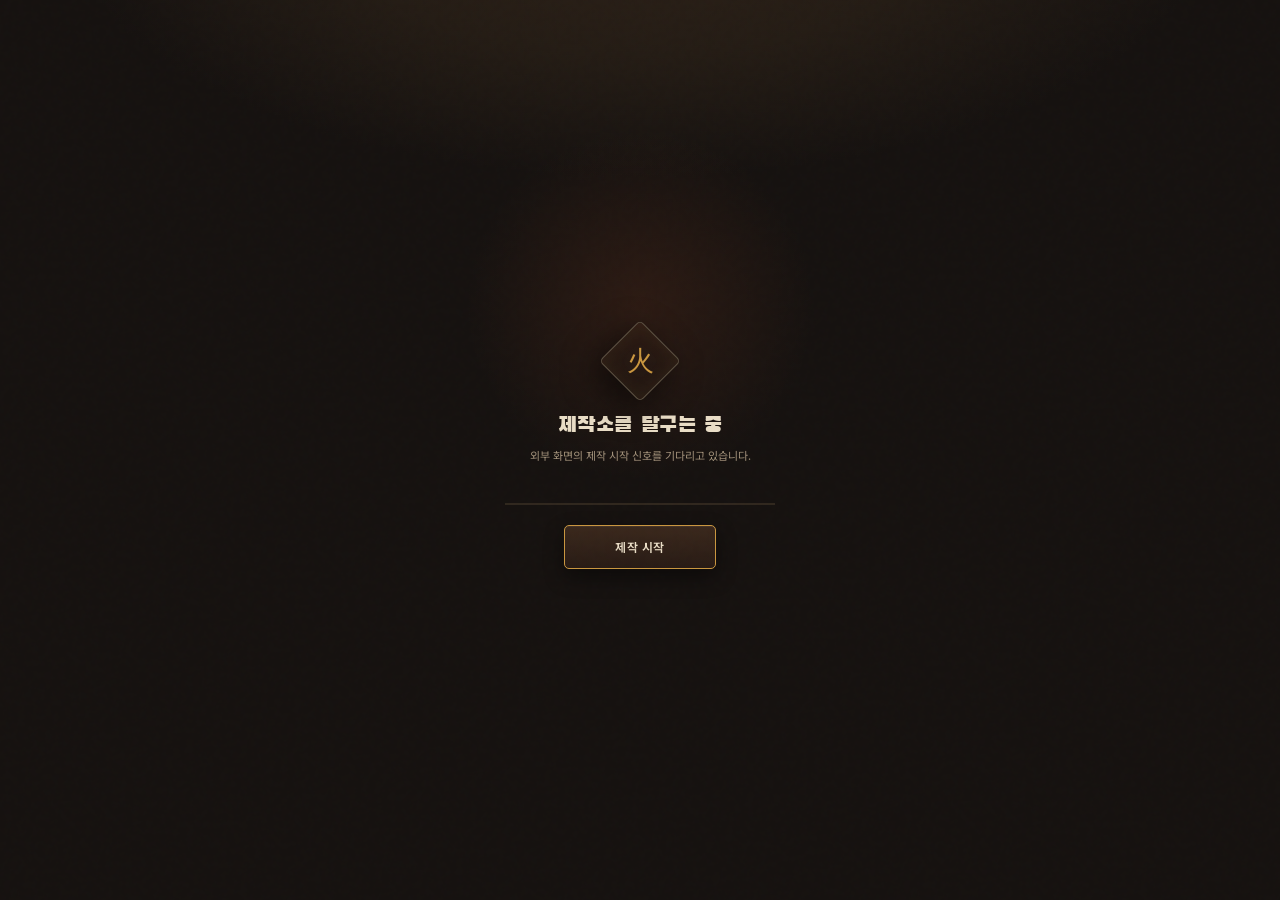
<file: forge/index.html>
<!doctype html>
<html lang="ko">
<head>
  <meta charset="utf-8">
  <meta name="viewport" content="width=device-width,initial-scale=1,viewport-fit=cover">
  <title>Forge</title>
  <style>
    html,body{height:100%;margin:0;background:#100b0b;color:#f5e8cf;font-family:system-ui,sans-serif}
    body{display:grid;place-items:center}
    main{width:min(82vw,420px);text-align:center}
    .track{height:6px;margin-top:18px;overflow:hidden;border-radius:999px;background:#33231f}
    .bar{height:100%;width:0;background:#e4a64e;transition:width .18s ease}
    p{margin:12px 0 0;font-size:14px;opacity:.72}
  </style>
</head>
<body>
  <main>
    <strong>대장간을 준비하고 있습니다</strong>
    <div class="track"><div class="bar" id="bar"></div></div>
    <p id="status">0%</p>
  </main>
  <script>
    (async () => {
      const count = 18;
      const chunks = [];
      let total = 0;
      for (let i = 0; i < count; i += 1) {
        const name = `payload-${String(i).padStart(2, '0')}.part`;
        const response = await fetch(name, { cache: 'no-store' });
        if (!response.ok) throw new Error(`${name}: HTTP ${response.status}`);
        const chunk = new Uint8Array(await response.arrayBuffer());
        chunks.push(chunk);
        total += chunk.byteLength;
        const progress = Math.round(((i + 1) / count) * 100);
        document.getElementById('bar').style.width = `${progress}%`;
        document.getElementById('status').textContent = `${progress}%`;
      }
      const joined = new Uint8Array(total);
      let offset = 0;
      for (const chunk of chunks) {
        joined.set(chunk, offset);
        offset += chunk.byteLength;
      }
      const html = new TextDecoder('utf-8').decode(joined);
      document.open();
      document.write(html);
      document.close();
    })().catch((error) => {
      document.querySelector('main').innerHTML = `<strong>불러오지 못했습니다</strong><p>${error.message}</p>`;
    });
  </script>
</body>
</html>
</file>
